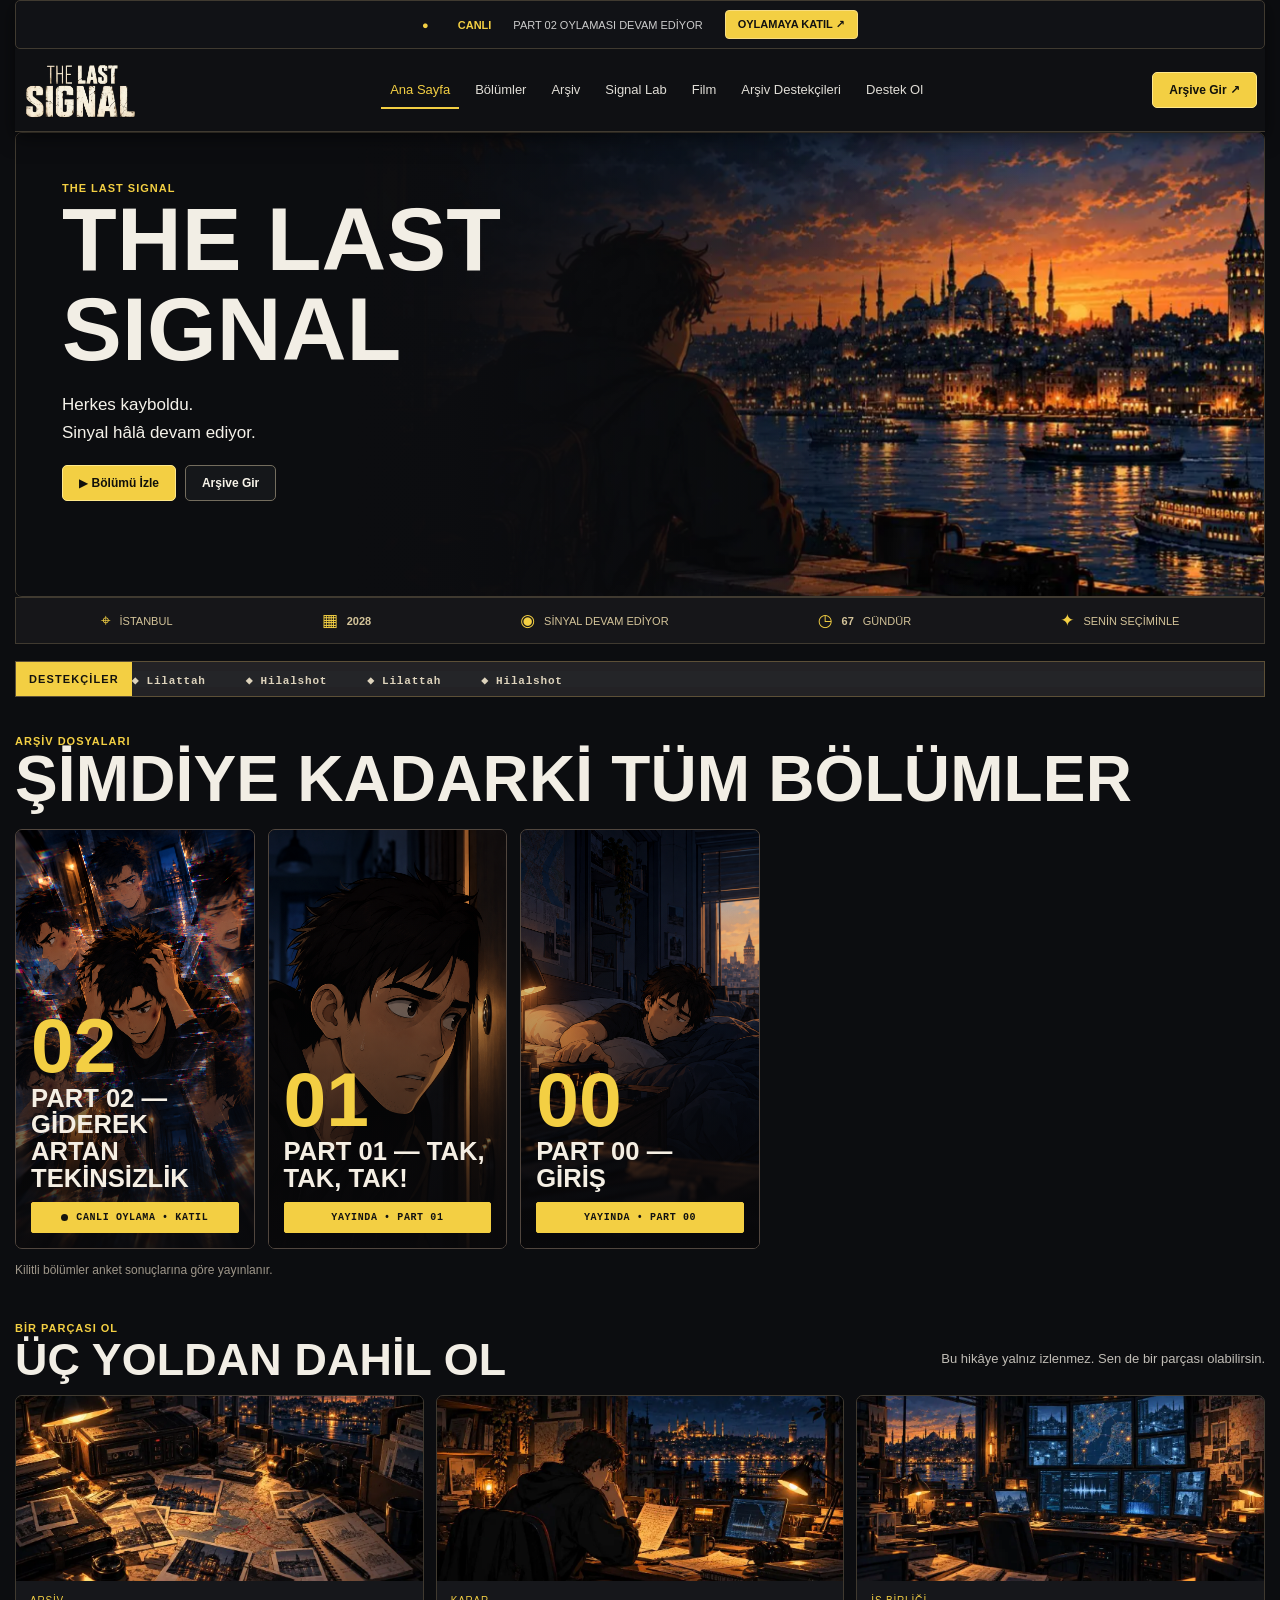
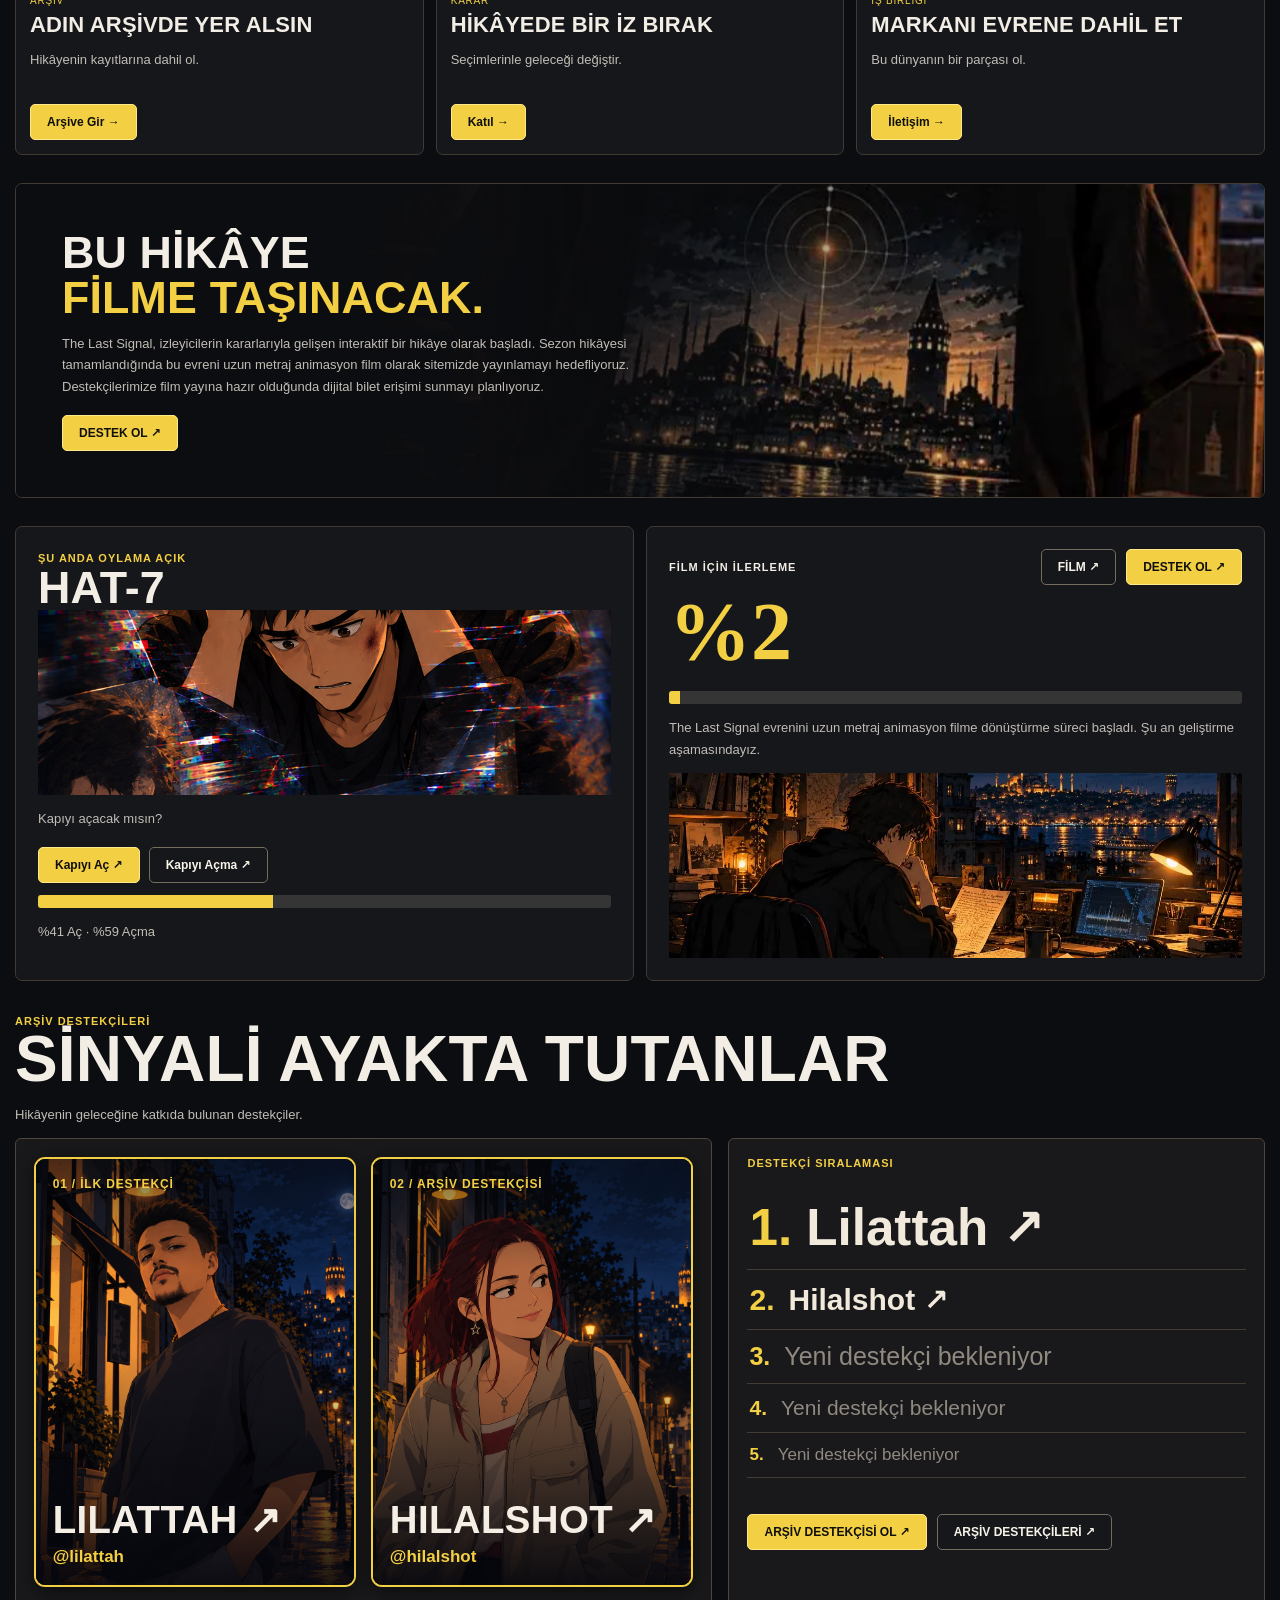
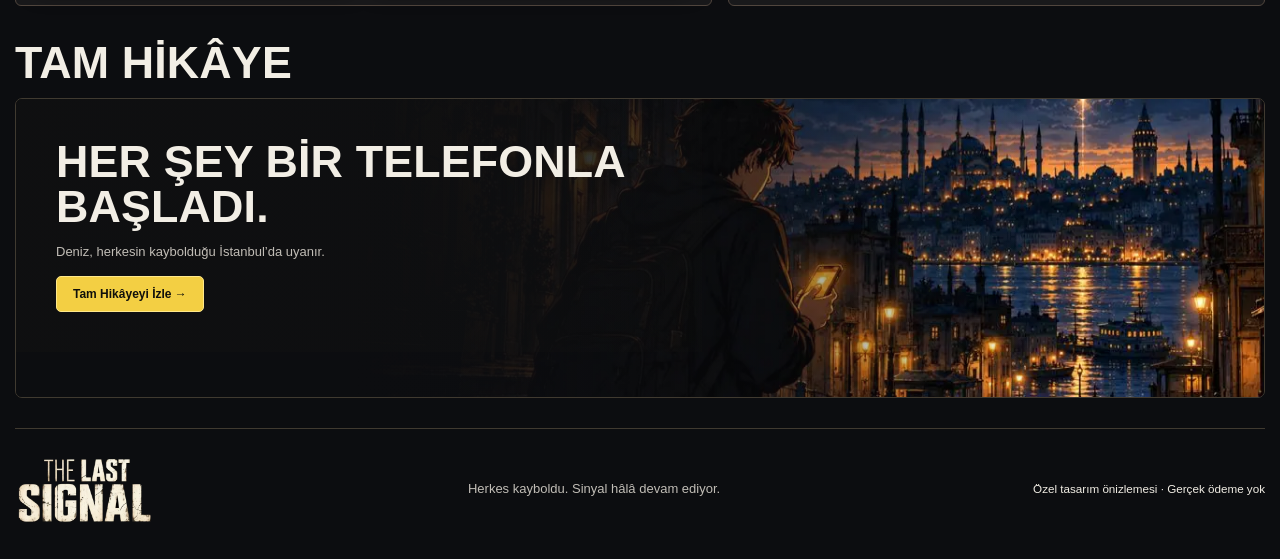
<file: index.html>
<!doctype html><html lang="tr"><head><meta charset="utf-8"><meta name="viewport" content="width=device-width,initial-scale=1"><title>The Last Signal — Özel Önizleme</title><style>
:root{--gold:#f3cf43;--bg:#0c0d10;--panel:#16171b;--line:#403a30;--muted:#c1bdb6}*{box-sizing:border-box}html{scroll-behavior:smooth}body{margin:0;background:var(--bg);color:#f2eee5;font-family:Arial,system-ui,sans-serif;font-size:14px}button,input{font:inherit}button{cursor:pointer}button:focus-visible,input:focus-visible,a:focus-visible{outline:2px solid var(--gold);outline-offset:3px}.shell{width:min(1360px,calc(100% - 30px));margin:auto}.ticker{text-align:center;border:1px solid var(--line);border-radius:5px;color:#ccc;padding:9px;font-size:11px;margin-top:10px}.accent,.kicker,.heading small{color:var(--gold)}header{position:sticky;top:0;z-index:20;background:#101114f7;backdrop-filter:blur(12px);display:flex;gap:15px;align-items:center;padding:12px 8px;border-bottom:1px solid var(--line)}.logo{display:block;width:138px;height:58px;object-fit:contain;object-position:left center}nav{display:flex;align-items:center;justify-content:center;gap:7px;flex:1;flex-wrap:wrap}nav button{color:#e0ddd6;background:none;border:0;border-bottom:2px solid transparent;padding:10px 9px;font-size:13px;font-weight:400}nav button.active,nav button:hover{color:var(--gold);border-bottom-color:var(--gold)}.btn,.cardbody button{background:var(--gold);color:#10100b;border:1px solid #ffe88a;padding:10px 16px;border-radius:5px;font-weight:800;font-size:12px;transition:transform .25s,box-shadow .25s}.btn:hover,.cardbody button:hover{transform:translateY(-3px);box-shadow:0 8px 25px #e3b92c51}.ghost{background:#15171a;color:#f7f3e9;border-color:#746d5e}.menu{display:none;background:#1a1b1d;border:1px solid var(--line);color:white;padding:10px;border-radius:5px}h1,h2,h3{font-family:Impact,'Arial Narrow',sans-serif;text-transform:uppercase;line-height:1;letter-spacing:.15px;margin:0}h1{font-size:clamp(50px,7vw,100px)}h2{font-size:clamp(28px,3.5vw,48px)}h3{font-size:23px}p{color:var(--muted);font-size:13px;line-height:1.65;font-weight:400}.kicker{font-size:11px;font-weight:800;letter-spacing:1px}.page{display:none}.page.active{display:block;animation:enter .5s ease both}@keyframes enter{from{opacity:.6;transform:translateY(8px)}to{opacity:1;transform:none}}.hero,.subhero,.feature,.wide{border:1px solid var(--line);border-radius:7px;overflow:hidden;position:relative}.hero{height:465px}.hero>img,.subhero>img,.feature>img,.wide>img{position:absolute;inset:0;height:100%;width:100%;object-fit:cover}.hero:after,.subhero:after,.feature:after{content:'';position:absolute;inset:0;background:linear-gradient(90deg,#08101cee 0%,#08101ccc 34%,transparent 85%)}.hero .copy,.subhero .copy,.feature .copy{position:relative;z-index:2;padding:46px;max-width:680px}.hero .copy p{color:#f5f2ea;font-size:17px}.actions{display:flex;gap:9px;flex-wrap:wrap;margin-top:18px}.statbar{padding:14px;border:1px solid var(--line);background:#161619;display:flex;justify-content:space-around;gap:8px;flex-wrap:wrap;color:#d4c49a;font-size:11px}.section{margin:28px 0}.heading{display:flex;align-items:end;justify-content:space-between;gap:18px;margin-bottom:13px}.heading p{max-width:390px}.grid{display:grid;gap:12px}.three{grid-template-columns:repeat(3,minmax(0,1fr))}.four{grid-template-columns:repeat(4,minmax(0,1fr))}.five{grid-template-columns:repeat(5,minmax(0,1fr))}.two{grid-template-columns:repeat(2,minmax(0,1fr))}.card,.panel{background:var(--panel);border:1px solid var(--line);border-radius:7px;overflow:hidden}.card{transition:transform .25s,border-color .25s}.card:hover{transform:translateY(-4px);border-color:var(--gold)}.art{display:block;width:100%;height:185px;object-fit:cover}.cardbody{padding:14px}.cardbody small{display:block;margin-bottom:8px;color:var(--gold);font-size:10px;text-transform:uppercase;letter-spacing:.8px}.cardbody h3{font-size:22px}.cardbody p{min-height:42px}.feature{min-height:260px}.feature .copy{max-width:790px}.feature .copy h2 span{color:var(--gold)}.panel{padding:22px}.bar{height:13px;background:#353535;border-radius:3px;overflow:hidden;margin:12px 0}.bar i{display:block;background:var(--gold);height:100%}.signal{font:900 82px Impact;color:var(--gold)}.subhero{height:310px}.subhero h1{font-size:clamp(50px,6vw,82px)}.subhero .copy{padding:48px}.search{width:100%;padding:13px;border-radius:6px;background:#1a1b1e;border:1px solid #61563c;color:white}.chips{display:flex;gap:7px;margin:14px 0;flex-wrap:wrap}.chip{padding:9px 12px;border:1px solid #62563e;background:#151619;color:#ddd;border-radius:4px}.chip.selected{background:var(--gold);color:#111}.wide{height:300px}.wide .copy{position:relative;z-index:2;padding:40px;max-width:540px;background:linear-gradient(90deg,#1119,#1114)}.price{font-weight:900;color:var(--gold);font-size:26px}footer{border-top:1px solid var(--line);display:flex;align-items:center;justify-content:space-between;gap:20px;padding:25px 0 35px;margin-top:30px}footer .logo{width:140px;height:70px}#toast{position:fixed;bottom:20px;left:50%;transform:translateX(-50%);background:#342a18;color:#ffe59a;border:1px solid var(--gold);padding:13px;border-radius:7px;z-index:99;display:none}button:active{transform:scale(.98)}.reveal{animation:enter .45s ease both}@media(max-width:810px){.menu{display:block}nav{display:none;position:absolute;top:100%;left:0;right:0;padding:12px;background:#101114;flex-direction:column;align-items:stretch;border:1px solid var(--line)}nav.open{display:flex}nav button{text-align:left}header{justify-content:space-between}.hero{height:390px}.hero .copy,.subhero .copy{padding:28px}.hero .copy h1{font-size:68px}.three,.four,.five{grid-template-columns:repeat(2,minmax(0,1fr))}.two{grid-template-columns:1fr}}@media(max-width:480px){.shell{width:calc(100% - 18px)}.three,.four,.five{grid-template-columns:1fr}.hero{height:420px}.hero .copy{padding:23px}.hero .copy h1{font-size:58px}.subhero{height:290px}.subhero .copy{padding:25px}.art{height:210px}.heading{flex-wrap:wrap}}@media(prefers-reduced-motion:reduce){*,*:before,*:after{animation:none!important;transition:none!important;scroll-behavior:auto!important}}
/* TLS banner motion — transforms remain compositor-friendly and never resample on each scroll frame */
.hero,.subhero,.feature,.wide{isolation:isolate;overflow:hidden}
.hero>img,.subhero>img,.feature>img,.wide>img{transform:translate3d(0,var(--parallax,0px),0) scale(var(--zoom,1.075));transform-origin:50% 50%;will-change:transform;backface-visibility:hidden;transition:transform 750ms cubic-bezier(.2,.75,.2,1);image-rendering:auto}
.hero:hover>img,.subhero:hover>img,.feature:hover>img,.wide:hover>img{--zoom:1.12}
.hero .copy,.subhero .copy,.feature .copy,.wide .copy{position:relative;z-index:2}
.art{transition:transform 600ms cubic-bezier(.2,.8,.2,1);transform-origin:center}
.card:hover .art{transform:scale(1.045)}
@media (prefers-reduced-motion:reduce){.hero>img,.subhero>img,.feature>img,.wide>img{transform:none!important;transition:none!important;will-change:auto}.art{transition:none!important}}
@media(max-width:700px){.hero>img,.subhero>img,.feature>img,.wide>img{--zoom:1.045}}
/* Cinematic right-side banner: exact background-color gradient under copy */
.hero,.subhero,.feature,.wide{background:var(--bg)}
.hero>img,.subhero>img,.feature>img,.wide>img{inset:0 0 0 auto!important;left:auto!important;right:0!important;width:72%!important;height:100%!important;object-fit:cover!important;object-position:55% 50%!important;animation:tls-banner-intro 15s cubic-bezier(.16,.3,.28,1) both;transform:translate3d(0,var(--parallax,0px),0) scale(var(--zoom,1.045))}
.hero:after,.subhero:after,.feature:after,.wide:after{content:'';position:absolute;inset:0;z-index:1;pointer-events:none;background:linear-gradient(90deg,var(--bg) 0%,var(--bg) 27%,rgba(12,13,16,.98) 35%,rgba(12,13,16,.85) 43%,rgba(12,13,16,.38) 62%,transparent 82%)!important}
.hero .copy,.subhero .copy,.feature .copy,.wide .copy{z-index:2;max-width:55%}
@keyframes tls-banner-intro{from{scale:1;opacity:.87}to{scale:1.095;opacity:1}}
@media(max-width:750px){.hero>img,.subhero>img,.feature>img,.wide>img{width:100%!important;object-position:63% 50%!important}.hero:after,.subhero:after,.feature:after,.wide:after{background:linear-gradient(90deg,var(--bg) 0%,rgba(12,13,16,.98) 25%,rgba(12,13,16,.78) 50%,rgba(12,13,16,.2) 100%)!important}.hero .copy,.subhero .copy,.feature .copy,.wide .copy{max-width:82%}}
@media(prefers-reduced-motion:reduce){.hero>img,.subhero>img,.feature>img,.wide>img{animation:none!important;scale:1!important}}
</style><link rel="stylesheet" href="./site-experience.css"><style id="tls-single-sponsor-fix">
/* Keep only the single, admin-powered ticker on homepage */
.tls-supporter-strip{display:none!important}
.tls-sponsor-single .tls-ticker-live{color:#13120d;background:var(--gold);font-weight:900;letter-spacing:1.1px}
.tls-sponsor-single .tls-ticker-text{gap:40px;animation-duration:32s}
.tls-sponsor-single .tls-ticker-mask{background:#242528}
.tls-ticker-pro{border-color:#5d5037}
.ticker .accent,.ticker b.accent,.tls-live-stat strong{animation:tls-live-blink 1.65s ease-in-out infinite}
.ticker{position:relative}
.ticker:before{content:'●';color:var(--gold);margin-right:7px;animation:tls-led-pulse 1.25s ease-in-out infinite}
@keyframes tls-live-blink{0%,100%{opacity:1;text-shadow:0 0 3px rgba(243,207,67,.3)}50%{opacity:.36;text-shadow:0 0 15px rgba(243,207,67,.85)}}
@keyframes tls-led-pulse{0%,100%{opacity:1;filter:drop-shadow(0 0 8px var(--gold))}50%{opacity:.2;filter:none}}
@media(prefers-reduced-motion:reduce){.ticker:before,.ticker .accent,.ticker b.accent,.tls-live-stat strong{animation:none!important}}
</style><link rel="stylesheet" href="./episode-experience.css"><link rel="stylesheet" href="./archive-lab-modal-updates.css"><style id="tls-vote-topbar-layout">
.tls-sticky-top{position:sticky;top:0;z-index:100;background:var(--bg);box-shadow:0 5px 18px #0008}
.tls-sticky-top header{position:relative;top:auto;z-index:2}
.tls-sticky-top .ticker{margin-top:0;min-height:44px;display:flex;align-items:center;justify-content:center;gap:22px;flex-wrap:wrap;background:#111216;padding:9px 14px}
.tls-sticky-top .ticker .accent{font-weight:800;white-space:nowrap}
.tls-join-poll{color:#111;background:var(--gold);border:1px solid #f8dd82;padding:7px 12px;border-radius:4px;font-size:11px;font-weight:900;text-decoration:none;transition:filter .2s,transform .2s}
.tls-join-poll:hover{filter:brightness(1.15);transform:translateY(-2px)}
#home .tls-statusbar{margin-bottom:17px}
#home #tls-supporters-placement{margin-top:0!important;margin-bottom:26px!important}
#home #tls-supporters-placement .tls-ticker-pro{margin:0}
@media(max-width:650px){.tls-sticky-top .ticker{gap:8px;font-size:10px}.tls-join-poll{font-size:10px;padding:6px 8px}}
</style><link rel="stylesheet" href="./visual-polish-v4.css"><link rel="stylesheet" href="./episode-polish-v5.css"><link rel="stylesheet" href="./episode-card-hover-v6.css"><link rel="stylesheet" href="./episode-audio-v7.css"><link rel="stylesheet" href="./episode-slider-v8.css"><style id="tls-instagram-vote-buttons">.section.grid.two .panel .actions>a.btn{display:inline-flex;align-items:center;justify-content:center;text-decoration:none;cursor:pointer}.section.grid.two .panel .actions>a.btn:hover{transform:translateY(-3px);box-shadow:0 0 20px #f3cf4366}</style><style id="tls-film-progress-action">.tls-film-progress-head{display:flex;align-items:center;justify-content:space-between;gap:16px;flex-wrap:wrap}.tls-film-progress-title{color:#f2eee5!important}.tls-film-support-btn{white-space:nowrap;transition:transform .25s,box-shadow .25s}.tls-film-support-btn:hover{transform:translateY(-3px);box-shadow:0 0 24px #f3cf4380}@media(max-width:540px){.tls-film-progress-head{align-items:flex-start}.tls-film-support-btn{padding:9px 12px}}</style><style id="tls-cinema-styles">.tls-film-progress-actions{display:flex;gap:10px;align-items:center;flex-wrap:wrap}.tls-film-progress-actions .btn{white-space:nowrap}.tls-cinema-hero{min-height:430px}.tls-cinema-hero .copy{max-width:680px}.tls-cinema-hero .copy p{max-width:570px;font-size:17px}.tls-cinema-progress{margin-top:26px}.tls-cinema-progress-head{display:flex;align-items:center;justify-content:space-between;gap:16px}.tls-cinema-progress-head h2{margin:7px 0 15px}.tls-cinema-percent{color:var(--gold);font:900 clamp(55px,8vw,110px)/1 Impact,sans-serif}.tls-cinema-progress .bar{height:18px}.tls-cinema-steps{display:grid;grid-template-columns:repeat(4,minmax(0,1fr));gap:14px}.tls-cinema-steps>div{border:1px solid var(--line);border-radius:8px;background:#17181c;padding:22px;min-height:240px}.tls-cinema-steps b{color:var(--gold);font:900 54px Impact,sans-serif}.tls-cinema-steps h3{font-size:20px}.tls-cinema-steps p,.tls-cinema-support p{line-height:1.65;color:var(--muted)}.tls-cinema-steps span{display:inline-block;border:1px solid #655431;color:var(--gold);padding:6px 8px;border-radius:3px;font-size:11px;font-weight:700}.tls-cinema-support .grid>div{padding:15px 18px;border-left:3px solid var(--gold);background:#202024}.tls-cinema-support .actions{margin-top:23px}@media(max-width:950px){.tls-cinema-steps{grid-template-columns:repeat(2,1fr)}}@media(max-width:580px){.tls-cinema-steps{grid-template-columns:1fr}.tls-cinema-progress-head{align-items:flex-start}.tls-film-progress-actions{width:100%}.tls-film-progress-actions .btn{flex:1}}</style><style id="tls-film-ticket-layout">
.tls-film-progress-actions .btn[disabled],.tls-film-mail-preview button[disabled]{opacity:.7;cursor:not-allowed}
.tls-film-tickets .grid.two{align-items:stretch;gap:18px}
.tls-film-ticket-illustration{background:linear-gradient(125deg,#171c27,#080a10);border:1px solid #75602a;border-radius:9px;padding:30px;display:flex;flex-direction:column;justify-content:center;gap:12px;min-height:310px}
.tls-film-ticket-illustration span,.tls-film-ticket-illustration small{color:#e7bf49;font:700 11px/1.5 monospace;letter-spacing:.08em}
.tls-film-ticket-illustration strong{font:900 clamp(34px,4vw,56px)/1 Impact,sans-serif}
.tls-film-ticket-sample{color:#f3cf43;font:900 clamp(24px,3vw,40px)/1.2 monospace;letter-spacing:.12em}
.tls-film-ticket-copy{padding:10px 14px}.tls-film-ticket-copy h3{font:900 30px Impact,sans-serif}
.tls-film-mail-preview{display:grid;gap:10px;margin:18px 0}.tls-film-mail-preview label{color:#e9e4d9;font-weight:700;font-size:12px}
.tls-film-mail-preview input{max-width:100%;padding:13px 15px;border:1px solid #655744;background:#111216;border-radius:5px;color:#aaa}
.tls-film-mail-preview button{max-width:250px}
.tls-film-tech-note{color:#bdb5a8!important;font-size:12px}
.tls-film-release-note{border:1px solid #554a39;border-radius:9px;background:#17191e;display:grid;grid-template-columns:1fr 1fr;overflow:hidden}
.tls-film-release-note-content{padding:28px;align-self:center}.tls-film-release-note h2{font:900 clamp(32px,4vw,56px)/1 Impact,sans-serif}
.tls-film-release-note p{color:#cec6bb;line-height:1.7}
.tls-film-release-note img{width:100%;height:100%;min-height:265px;object-fit:cover}
@media(max-width:750px){.tls-film-release-note{grid-template-columns:1fr}.tls-film-tickets .grid.two{grid-template-columns:1fr}.tls-film-release-note img{max-height:250px}}
</style><style id="tls-film-alignment-tilt-v2">
#cinema .heading{display:flex!important;flex-direction:column!important;align-items:flex-start!important;justify-content:flex-start!important;gap:9px!important;text-align:left!important}
#cinema .heading>*{width:100%!important;max-width:100%!important;text-align:left!important;margin-left:0!important;margin-right:0!important}
#cinema .heading .kicker{width:auto!important}
#cinema .tls-cinema-hero .copy .kicker{display:block;margin-bottom:30px!important}
#cinema .tls-cinema-hero .copy h1{margin-top:0!important}
#cinema .tls-cinema-steps>div{transform-style:preserve-3d;will-change:transform;transition:transform .28s ease,box-shadow .28s ease,border-color .28s ease;position:relative}
#cinema .tls-cinema-steps>div:hover{border-color:#f3cf43;box-shadow:0 20px 35px rgba(0,0,0,.45),0 0 22px rgba(243,207,67,.14)}
#cinema .tls-cinema-steps>div>*{transform:translateZ(13px)}
@media(hover:none),(prefers-reduced-motion:reduce){#cinema .tls-cinema-steps>div{transform:none!important;will-change:auto;transition:none!important}#cinema .tls-cinema-steps>div>*{transform:none}}
</style><style id="tls-archive-supporters-v1">.tls-archive-home-layout{grid-template-columns:minmax(250px,1fr) minmax(330px,1fr)}.tls-archive-featured{display:flex;flex-direction:column;max-width:330px;gap:12px;text-decoration:none;color:#f3cf43;font-size:19px;font-weight:800}.tls-archive-featured img{width:100%;aspect-ratio:3/4;object-fit:cover;border:2px solid #bda057;border-radius:5px}.tls-archive-featured:hover img,.tls-archive-page-hero:hover img{box-shadow:0 0 25px #f3cf435c;transform:translateY(-4px)}.tls-archive-featured img,.tls-archive-page-hero img{transition:transform .3s,box-shadow .3s}.tls-archive-ranking{padding:16px 0}.tls-archive-rank{display:flex;align-items:baseline;gap:14px;padding:12px 2px;border-bottom:1px solid #423c32}.tls-archive-rank>a{color:#f1eadc;text-decoration:none;font-weight:900}.tls-archive-rank>a:hover{color:#f3cf43}.tls-archive-rank>span:first-child{color:#f3cf43;font-weight:900}.tls-archive-rank-1{font-size:clamp(33px,4vw,59px)}.tls-archive-rank-2{font-size:30px}.tls-archive-rank-3{font-size:25px}.tls-archive-rank-4{font-size:21px}.tls-archive-rank-5{font-size:17px}.tls-archive-vacant{color:#908980;font-weight:500}.tls-archive-actions{display:flex;flex-wrap:wrap;gap:10px;margin-top:20px}.tls-archive-page-grid{display:grid;grid-template-columns:1fr 1fr;gap:20px}.tls-archive-page-hero,.tls-archive-page-list{background:#17181c;border:1px solid #554a37;border-radius:8px;padding:22px}.tls-archive-page-hero{text-decoration:none;color:#f2eee5;display:flex;flex-direction:column;gap:10px}.tls-archive-page-hero img{width:100%;max-height:380px;object-fit:contain;background:#101114;border-radius:6px}.tls-archive-page-hero span,.tls-archive-page-hero p{color:#f3cf43}.tls-archive-page-hero h2{margin:0}.tls-archive-page-list .actions{margin-top:25px}@media(max-width:850px){.tls-archive-home-layout,.tls-archive-page-grid{grid-template-columns:1fr}}@media(prefers-reduced-motion:reduce){.tls-archive-featured img,.tls-archive-page-hero img{transition:none}}</style><style id="tls-archive-hero-height-fix">
/* Allow long Archive Supporters hero text and CTA to remain fully visible. */
#archive-supporters .subhero{height:auto!important;min-height:465px!important;overflow:hidden}
#archive-supporters .subhero>.art{position:absolute;inset:0;width:100%;height:100%;object-fit:cover}
#archive-supporters .subhero .copy{position:relative;top:auto!important;left:auto!important;transform:none!important;min-height:465px;padding:clamp(28px,4vw,60px)!important;max-width:min(1050px,100%);display:flex;flex-direction:column;align-items:flex-start;justify-content:center}
#archive-supporters .subhero .copy h1{font-size:clamp(42px,5.25vw,88px)!important;line-height:1.03;max-width:100%;overflow-wrap:normal;margin:13px 0 14px}
#archive-supporters .subhero .copy p{max-width:720px;margin:0}
#archive-supporters .subhero .actions{margin-top:22px;margin-bottom:4px}
@media(max-width:650px){#archive-supporters .subhero{min-height:500px!important}#archive-supporters .subhero .copy{min-height:500px;padding:28px 22px!important}#archive-supporters .subhero .copy h1{font-size:clamp(38px,10vw,62px)!important}#archive-supporters .subhero:after{background:linear-gradient(90deg,#08101cf5,#08101cba 77%,#08101c80)}}
</style><link rel="stylesheet" href="./archive-supporter-cards-v2.css"><style id="tls-archive-heading-gap-v3">#archive-supporters .section:has(.tls-archive-page-grid)>.heading{margin-bottom:38px!important}@media(max-width:650px){#archive-supporters .section:has(.tls-archive-page-grid)>.heading{margin-bottom:26px!important}}</style><style id="tls-supporters-horizontal-v3">#home .tls-supporter-stage,#archive-supporters .tls-supporter-stage{display:grid!important;grid-template-columns:repeat(2,minmax(0,1fr))!important;gap:15px!important;width:100%!important;max-width:none!important;aspect-ratio:auto!important;perspective:none!important;overflow:visible!important}#home .tls-supporter-visual,#archive-supporters .tls-supporter-visual{position:relative!important;inset:auto!important;width:100%!important;aspect-ratio:3/4!important;visibility:visible!important;opacity:1!important;transform:none;pointer-events:auto!important}#home .tls-supporter-visual:hover,#archive-supporters .tls-supporter-visual:hover{transform:translateY(-6px)!important}#home .tls-supporter-bottom strong,#archive-supporters .tls-supporter-bottom strong{font-size:clamp(25px,3vw,48px)!important}#home .tls-supporter-overlay,#archive-supporters .tls-supporter-overlay{padding:clamp(9px,1.3vw,20px)!important}#home .tls-archive-home-layout,#archive-supporters .tls-archive-page-grid{grid-template-columns:minmax(0,1.3fr) minmax(0,1fr)!important}@media(max-width:850px){#home .tls-archive-home-layout,#archive-supporters .tls-archive-page-grid{grid-template-columns:1fr!important}}@media(max-width:440px){#home .tls-supporter-stage,#archive-supporters .tls-supporter-stage{gap:9px!important}#home .tls-supporter-bottom strong,#archive-supporters .tls-supporter-bottom strong{font-size:clamp(19px,6vw,29px)!important}#home .tls-supporter-eyebrow,#archive-supporters .tls-supporter-eyebrow{font-size:9px!important}#home .tls-supporter-bottom small,#archive-supporters .tls-supporter-bottom small{font-size:11px!important}}</style><style id="tls-sponsor-link-v1">.tls-ticker-text a{color:inherit;text-decoration:none;display:inline-flex;align-items:center;white-space:nowrap;transition:color .2s,text-shadow .2s}.tls-ticker-text a:hover,.tls-ticker-text a:focus-visible{color:#f3cf43;text-shadow:0 0 14px #f3cf4380}.tls-ticker-mask:hover .tls-ticker-text{animation-play-state:paused}</style></head><body><div class="shell"><div class="tls-sticky-top"><div class="ticker"><b class="accent">CANLI</b><span>PART 02 OYLAMASI DEVAM EDİYOR</span><a class="tls-join-poll" href="https://www.instagram.com/thelastsignal.tr/" target="_blank" rel="noopener noreferrer">OYLAMAYA KATIL ↗</a></div><header><img class="logo" alt="The Last Signal logosu" src="assets/scene-00.webp"><nav id="nav"><button type="button" data-go="home" class="active">Ana Sayfa</button><button type="button" data-go="episodes" class="">Bölümler</button><button type="button" data-go="archive" class="">Arşiv</button><button type="button" data-go="lab" class="">Signal Lab</button><button type="button" data-go="cinema" class="">Film</button><button type="button" data-go="archive-supporters" class="">Arşiv Destekçileri</button><button type="button" data-go="support" class="">Destek Ol</button></nav><button class="btn" data-go="archive">Arşive Gir ↗</button><button class="menu" type="button" id="menu" aria-label="Menüyü aç">☰</button></header></div><main><section id="home" class="page active"><div class="hero"><img class="art " src="assets/scene-01.webp" alt="Deniz, gece İstanbul manzarasına bakıyor" loading="lazy" decoding="async"><div class="copy"><span class="kicker">THE LAST SIGNAL</span><h1>THE LAST<br>SIGNAL</h1><p>Herkes kayboldu.<br>Sinyal hâlâ devam ediyor.</p><div class="actions"><button class="btn" data-go="episodes">▶ Bölümü İzle</button><button class="btn ghost" data-go="archive">Arşive Gir</button></div></div></div><div class="statbar tls-statusbar" aria-label="Hikâye durumu"><span><i aria-hidden="true">⌖</i> İSTANBUL</span><span><i aria-hidden="true">▦</i> <b id="tls-story-year">2028</b></span><span><i aria-hidden="true">◉</i> SİNYAL DEVAM EDİYOR</span><span><i aria-hidden="true">◷</i> <b id="tls-story-day">23</b> GÜNDÜR</span><span><i aria-hidden="true">✦</i> SENİN SEÇİMİNLE</span></div><div id="tls-supporters-placement" class="section"></div><section class="section"><span class="kicker">BİR PARÇASI OL</span><div class="heading"><h2>ÜÇ YOLDAN DAHİL OL</h2><p>Bu hikâye yalnız izlenmez. Sen de bir parçası olabilirsin.</p></div><div class="grid three"><article class="card reveal"><img class="art " src="assets/scene-02.webp" alt="Adın Arşivde Yer Alsın" loading="lazy" decoding="async"><div class="cardbody"><small>ARŞİV</small><h3>Adın Arşivde Yer Alsın</h3><p>Hikâyenin kayıtlarına dahil ol.</p><button type="button" data-demo="Arşive Gir">Arşive Gir →</button></div></article><article class="card reveal"><img class="art " src="assets/scene-03.webp" alt="Hikâyede Bir İz Bırak" loading="lazy" decoding="async"><div class="cardbody"><small>KARAR</small><h3>Hikâyede Bir İz Bırak</h3><p>Seçimlerinle geleceği değiştir.</p><button type="button" data-demo="Katıl">Katıl →</button></div></article><article class="card reveal"><img class="art " src="assets/scene-04.webp" alt="Markanı Evrene Dahil Et" loading="lazy" decoding="async"><div class="cardbody"><small>İŞ BİRLİĞİ</small><h3>Markanı Evrene Dahil Et</h3><p>Bu dünyanın bir parçası ol.</p><button type="button" data-demo="İletişim">İletişim →</button></div></article></div></section><section class="section feature"><img class="art " src="assets/scene-05.webp" alt="Deniz ve sinyal araştırma odası" loading="lazy" decoding="async"><div class="copy"><h2>BU HİKÂYE<br><span>FİLME TAŞINACAK.</span></h2><p>The Last Signal, izleyicilerin kararlarıyla gelişen interaktif bir hikâye olarak başladı. Sezon hikâyesi tamamlandığında bu evreni uzun metraj animasyon film olarak sitemizde yayınlamayı hedefliyoruz. Destekçilerimize film yayına hazır olduğunda dijital bilet erişimi sunmayı planlıyoruz.</p><div class="actions"><button class="btn" type="button" data-go="support">DESTEK OL ↗</button></div></div></section><section class="section grid two"><div class="panel"><span class="kicker">ŞU ANDA OYLAMA AÇIK</span><h2>HAT-7</h2><img class="art " src="assets/PART-2-COVER.png" alt="Part 02 — Kayıp İz kapak görseli" loading="lazy" decoding="async"><p>Kapıyı açacak mısın?</p><div class="actions"><a class="btn" href="https://www.instagram.com/thelastsignal.tr/" target="_blank" rel="noopener noreferrer">Kapıyı Aç ↗</a><a class="btn ghost" href="https://www.instagram.com/thelastsignal.tr/" target="_blank" rel="noopener noreferrer">Kapıyı Açma ↗</a></div><div class="bar"><i style="width:41%"></i></div><p id="vote-status">%41 Aç · %59 Açma</p></div><div class="panel"><div class="tls-film-progress-head"><span class="kicker tls-film-progress-title">FİLM İÇİN İLERLEME</span><div class="tls-film-progress-actions"><button class="btn ghost" type="button" data-go="cinema">FİLM ↗</button><button class="btn tls-film-support-btn" type="button" data-go="support">DESTEK OL ↗</button></div></div><div class="signal">%2</div><div class="bar" role="progressbar" aria-label="Uzun metraj animasyon film geliştirme ilerlemesi" aria-valuemin="0" aria-valuemax="100" aria-valuenow="2"><i style="width:2%"></i></div><p>The Last Signal evrenini uzun metraj animasyon filme dönüştürme süreci başladı. Şu an geliştirme aşamasındayız.</p><img class="art " src="assets/scene-03.webp" alt="Uzun metraj film hazırlığı için bilgisayar ekranlarıyla dolu kontrol odası" loading="lazy" decoding="async"></div></section><section class="section"><div class="heading"><h2>TAM HİKÂYE</h2><p></p></div><div class="wide"><img class="art " src="assets/scene-08.webp" alt="Deniz ve İstanbul boğaz manzarası" loading="lazy" decoding="async"><div class="copy"><h2>HER ŞEY BİR TELEFONLA BAŞLADI.</h2><p>Deniz, herkesin kaybolduğu İstanbul’da uyanır.</p><button class="btn" data-go="episodes">Tam Hikâyeyi İzle →</button></div></div></section></section><section id="episodes" class="page"><div class="subhero"><img class="art " src="assets/scene-08.webp" alt="HER BÖLÜM YENİ BİR İZ." loading="lazy" decoding="async"><div class="copy"><span class="kicker">BÖLÜMLER</span><h1>HER BÖLÜM YENİ BİR İZ.</h1><p>Deniz’in yalnız dünyasında her adım yeni bir soru bırakıyor.</p></div></div><section class="section"><div class="heading"><h2>TÜM BÖLÜMLER</h2><p></p></div><div class="grid three"><article class="card reveal"><img class="art " src="assets/scene-09.webp" alt="Üç Vuruş" loading="lazy" decoding="async"><div class="cardbody"><small>01</small><h3>Üç Vuruş</h3><p>Bölüm 1</p><button type="button" data-demo="Oynat">Oynat →</button></div></article><article class="card reveal"><img class="art " src="assets/scene-10.webp" alt="Yankı" loading="lazy" decoding="async"><div class="cardbody"><small>02</small><h3>Yankı</h3><p>Bölüm 2</p><button type="button" data-demo="Oynat">Oynat →</button></div></article><article class="card reveal"><img class="art " src="assets/scene-11.webp" alt="Sınırda" loading="lazy" decoding="async"><div class="cardbody"><small>03</small><h3>Sınırda</h3><p>Bölüm 3</p><button type="button" data-demo="Oynat">Oynat →</button></div></article><article class="card reveal"><img class="art " src="assets/scene-12.webp" alt="Kayıp Saatler" loading="lazy" decoding="async"><div class="cardbody"><small>04</small><h3>Kayıp Saatler</h3><p>Bölüm 4</p><button type="button" data-demo="Oynat">Oynat →</button></div></article><article class="card reveal"><img class="art " src="assets/scene-06.webp" alt="Gece Mesajı" loading="lazy" decoding="async"><div class="cardbody"><small>05</small><h3>Gece Mesajı</h3><p>Bölüm 5</p><button type="button" data-demo="Oynat">Oynat →</button></div></article><article class="card reveal"><img class="art " src="assets/scene-13.webp" alt="Dönüş Yok" loading="lazy" decoding="async"><div class="cardbody"><small>06</small><h3>Dönüş Yok</h3><p>Bölüm 6</p><button type="button" data-demo="Oynat">Oynat →</button></div></article><article class="card reveal"><img class="art " src="assets/scene-14.webp" alt="Gerçeğin Kıyısı" loading="lazy" decoding="async"><div class="cardbody"><small>07</small><h3>Gerçeğin Kıyısı</h3><p>Bölüm 7</p><button type="button" data-demo="Oynat">Oynat →</button></div></article><article class="card reveal"><img class="art " src="assets/scene-15.webp" alt="İçeriden" loading="lazy" decoding="async"><div class="cardbody"><small>08</small><h3>İçeriden</h3><p>Bölüm 8</p><button type="button" data-demo="Oynat">Oynat →</button></div></article><article class="card reveal"><img class="art " src="assets/scene-16.webp" alt="Yakında" loading="lazy" decoding="async"><div class="cardbody"><small>09</small><h3>Yakında</h3><p>Bölüm 9</p><button type="button" data-demo="Yakında">Yakında →</button></div></article></div></section></section><section id="archive" class="page"><div class="subhero"><img class="art " src="assets/scene-17.webp" alt="ARŞİV" loading="lazy" decoding="async"><div class="copy"><span class="kicker">THE LAST SIGNAL</span><h1>ARŞİV</h1><p>Kayıp parçalar, unutulmuş kayıtlar, henüz cevaplanmamış sorular.</p></div></div><section class="section"><div class="heading"><h2>ARŞİVİ KEŞFET</h2><p></p></div><input id="archive-search" class="search" placeholder="Arşivde ara..." aria-label="Arşivde ara"><div class="grid four" id="archive-cards"><article class="card reveal"><img class="art " src="assets/scene-09.webp" alt="Pazartesi 07:12" loading="lazy" decoding="async"><div class="cardbody"><small>ARŞİV</small><h3>Pazartesi 07:12</h3><p>Yeni bir ipucunun kaydı</p><button type="button" data-demo="Dosyayı İncele">Dosyayı İncele →</button></div></article><article class="card reveal"><img class="art " src="assets/scene-11.webp" alt="Galata’dan Görünüm" loading="lazy" decoding="async"><div class="cardbody"><small>ARŞİV</small><h3>Galata’dan Görünüm</h3><p>Yeni bir ipucunun kaydı</p><button type="button" data-demo="Dosyayı İncele">Dosyayı İncele →</button></div></article><article class="card reveal"><img class="art " src="assets/scene-18.webp" alt="Karaköy Rıhtımı" loading="lazy" decoding="async"><div class="cardbody"><small>ARŞİV</small><h3>Karaköy Rıhtımı</h3><p>Yeni bir ipucunun kaydı</p><button type="button" data-demo="Dosyayı İncele">Dosyayı İncele →</button></div></article><article class="card reveal"><img class="art " src="assets/scene-19.webp" alt="HAT-7 Üzerine" loading="lazy" decoding="async"><div class="cardbody"><small>ARŞİV</small><h3>HAT-7 Üzerine</h3><p>Yeni bir ipucunun kaydı</p><button type="button" data-demo="Dosyayı İncele">Dosyayı İncele →</button></div></article><article class="card reveal"><img class="art " src="assets/scene-07.webp" alt="Bilinmeyen Ses" loading="lazy" decoding="async"><div class="cardbody"><small>ARŞİV</small><h3>Bilinmeyen Ses</h3><p>Yeni bir ipucunun kaydı</p><button type="button" data-demo="Dosyayı İncele">Dosyayı İncele →</button></div></article><article class="card reveal"><img class="art " src="assets/scene-02.webp" alt="Eski Teyp Cihazı" loading="lazy" decoding="async"><div class="cardbody"><small>ARŞİV</small><h3>Eski Teyp Cihazı</h3><p>Yeni bir ipucunun kaydı</p><button type="button" data-demo="Dosyayı İncele">Dosyayı İncele →</button></div></article><article class="card reveal"><img class="art " src="assets/scene-20.webp" alt="Boş Sokaklar" loading="lazy" decoding="async"><div class="cardbody"><small>ARŞİV</small><h3>Boş Sokaklar</h3><p>Yeni bir ipucunun kaydı</p><button type="button" data-demo="Dosyayı İncele">Dosyayı İncele →</button></div></article><article class="card reveal"><img class="art " src="assets/scene-19.webp" alt="Semboller ve İşaretler" loading="lazy" decoding="async"><div class="cardbody"><small>ARŞİV</small><h3>Semboller ve İşaretler</h3><p>Yeni bir ipucunun kaydı</p><button type="button" data-demo="Dosyayı İncele">Dosyayı İncele →</button></div></article><article class="card reveal"><img class="art " src="assets/scene-21.webp" alt="Tünel Geçidi" loading="lazy" decoding="async"><div class="cardbody"><small>ARŞİV</small><h3>Tünel Geçidi</h3><p>Yeni bir ipucunun kaydı</p><button type="button" data-demo="Dosyayı İncele">Dosyayı İncele →</button></div></article><article class="card reveal"><img class="art " src="assets/scene-22.webp" alt="Siyah Defter" loading="lazy" decoding="async"><div class="cardbody"><small>ARŞİV</small><h3>Siyah Defter</h3><p>Yeni bir ipucunun kaydı</p><button type="button" data-demo="Dosyayı İncele">Dosyayı İncele →</button></div></article></div></section></section><section id="lab" class="page"><div class="subhero"><img class="art " src="assets/scene-03.webp" alt="SIGNAL LAB" loading="lazy" decoding="async"><div class="copy"><span class="kicker">TOPLULUK</span><h1>SIGNAL LAB</h1><p>Topluluk teorileri, ipuçları ve araştırmalar.</p></div></div><section class="section"><div class="heading"><h2>TOPLULUK TEORİLERİ</h2><p></p></div><div class="grid four"><article class="card reveal"><img class="art " src="assets/scene-11.webp" alt="HAT-7 Bir Konum mu?" loading="lazy" decoding="async"><div class="cardbody"><small>TEORİ</small><h3>HAT-7 Bir Konum mu?</h3><p>Galata çevresindeki izler</p><button type="button" data-demo="İncele">İncele →</button></div></article><article class="card reveal"><img class="art " src="assets/scene-23.webp" alt="Deniz zaman döngüsünde mi?" loading="lazy" decoding="async"><div class="cardbody"><small>TEORİ</small><h3>Deniz zaman döngüsünde mi?</h3><p>Koordinatlar ve zaman</p><button type="button" data-demo="İncele">İncele →</button></div></article><article class="card reveal"><img class="art " src="assets/scene-06.webp" alt="Sinyaller birbirine bağlı mı?" loading="lazy" decoding="async"><div class="cardbody"><small>TEORİ</small><h3>Sinyaller birbirine bağlı mı?</h3><p>Tekrarlanan işaretler</p><button type="button" data-demo="İncele">İncele →</button></div></article><article class="card reveal"><img class="art " src="assets/scene-19.webp" alt="Başka biri de mi var?" loading="lazy" decoding="async"><div class="cardbody"><small>TEORİ</small><h3>Başka biri de mi var?</h3><p>Kayıp notlar</p><button type="button" data-demo="İncele">İncele →</button></div></article></div></section><section class="section"><div class="heading"><h2>İPUCU PANOSU</h2><p></p></div><div class="grid four"><article class="card reveal"><img class="art " src="assets/scene-23.webp" alt="Koordinatlar" loading="lazy" decoding="async"><div class="cardbody"><small></small><h3>Koordinatlar</h3><p>Defterdeki izler</p><button type="button" data-demo="İncele">İncele →</button></div></article><article class="card reveal"><img class="art " src="assets/scene-02.webp" alt="Eski Teyp" loading="lazy" decoding="async"><div class="cardbody"><small></small><h3>Eski Teyp</h3><p>Kayıt cihazı</p><button type="button" data-demo="İncele">İncele →</button></div></article><article class="card reveal"><img class="art " src="assets/scene-07.webp" alt="Sinyal Grafiği" loading="lazy" decoding="async"><div class="cardbody"><small></small><h3>Sinyal Grafiği</h3><p>Bilinmeyen ses</p><button type="button" data-demo="İncele">İncele →</button></div></article><article class="card reveal"><img class="art " src="assets/scene-19.webp" alt="Semboller" loading="lazy" decoding="async"><div class="cardbody"><small></small><h3>Semboller</h3><p>Şifreli notlar</p><button type="button" data-demo="İncele">İncele →</button></div></article></div></section></section><section id="cinema" class="page tls-cinema-page">
<div class="subhero tls-cinema-hero"><img class="art" src="assets/scene-05.webp" alt="The Last Signal sinematik araştırma odası" loading="lazy"><div class="copy"><span class="kicker">THE LAST SIGNAL / DİJİTAL FİLM</span><h1>BİR HİKÂYEDEN<br><span style="color:var(--gold)">FİLME.</span></h1><p>Sezonun hikâyesi tamamlandığında The Last Signal’ı uzun metraj 2D animasyon film olarak yalnızca bu sitede izlenebilecek özel bir gösterimle sunmayı hedefliyoruz.</p><div class="actions"><button class="btn" type="button" data-go="support">BU FİLME DESTEK OL ↗</button></div></div></div>
<section class="section tls-film-release-note"><div class="tls-film-release-note-content"><span class="kicker">YAYIN PLANI</span><h2>SEZON TAMAMLANINCA<br>UZUN METRAJ FİLM.</h2><p>Bu bir sinema salonu bileti değil, The Last Signal web sitesindeki dijital film gösterimi için planlanan bir erişim hakkıdır. Film henüz yayınlanmadı; çıkış tarihi açıklanmadı.</p></div><img src="assets/scene-03.webp" alt="Film geliştirme ve kurgu ekranları" loading="lazy"></section><section class="section tls-cinema-progress panel"><div class="tls-cinema-progress-head"><div><span class="kicker">FİLM GELİŞTİRME SÜRECİ</span><h2>FİLM İLERLEYİŞİ</h2></div><div class="tls-cinema-percent">%2</div></div><div class="bar" role="progressbar" aria-label="Uzun metraj film ilerlemesi" aria-valuemin="0" aria-valuemax="100" aria-valuenow="2"><i style="width:2%"></i></div><p>Şu anda projenin geliştirme ve topluluk oluşturma aşamasındayız. Bu oran, ekibimizin paylaştığı proje ilerleme göstergesidir; toplanan bağışların yüzdesi değildir.</p></section>
<section class="section"><div class="heading"><span class="kicker">VİZYONUMUZ</span><h2>BU EVRENİ NEDEN FİLME TAŞIYORUZ?</h2><p>The Last Signal'ın atmosferini ve karakterlerini daha uzun soluklu, sinematik bir hikâyeye dönüştürmek istiyoruz.</p></div><div class="grid three">
<article class="card"><img class="art" src="assets/scene-03.webp" alt="Film üretim planlama masası" loading="lazy"><div class="cardbody"><small>01 / HİKÂYE</small><h3>DAHA DERİN BİR EVREN</h3><p>Deniz'in kayıp İstanbul'daki yolculuğunu güçlü bir uzun metraj senaryo ve karakter gelişimiyle anlatmak.</p></div></article>
<article class="card"><img class="art" src="assets/scene-01.webp" alt="The Last Signal sinematik İstanbul" loading="lazy"><div class="cardbody"><small>02 / GÖRSEL DÜNYA</small><h3>SİNEMATİK 2D ANİMASYON</h3><p>Onaylı karakter tasarımlarımızı ve İstanbul'un karanlık görsel dünyasını film kalitesinde geliştirmek.</p></div></article>
<article class="card"><img class="art" src="assets/scene-07.webp" alt="Ses ve sinyal prodüksiyon masası" loading="lazy"><div class="cardbody"><small>03 / SES</small><h3>SESLE YAŞAYAN BİR FİLM</h3><p>Özgün müzik, ses tasarımı, oyunculuk ve final miksajıyla sürükleyici bir deneyim oluşturmak.</p></div></article>
</div></section>
<section class="section"><div class="heading"><span class="kicker">YOL HARİTASI</span><h2>FİLME GİDEN YOL</h2><p>Bu aşamalar hedeflenen üretim planıdır; kesinleşmiş tarih veya finansman taahhüdü değildir.</p></div><div class="tls-cinema-steps">
<div><b>01</b><h3>EVREN &amp; TOPLULUK</h3><p>Kısa bölümler, izleyici kararları ve dünya inşası.</p><span>DEVAM EDİYOR</span></div>
<div><b>02</b><h3>SENARYO &amp; ÖN YAPIM</h3><p>Uzun metraj senaryo, storyboard ve görsel geliştirme.</p><span>HEDEF</span></div>
<div><b>03</b><h3>ANİMASYON &amp; SES</h3><p>Sahne üretimi, karakter animasyonu, ses ve müzik.</p><span>HEDEF</span></div>
<div><b>04</b><h3>FİNAL &amp; DİJİTAL YAYIN</h3><p>Kurgu, renk, ses miksajı ve sitedeki dijital yayın hazırlıkları.</p><span>HEDEF</span></div>
</div></section>
<section class="section tls-film-tickets panel"><div class="heading"><span class="kicker">DESTEKÇİLERE ÖZEL</span><h2>FİLM BİLETİN DİJİTAL OLACAK.</h2><p>Film tamamlandığında destekçilerimize e-posta yoluyla tekil bir dijital bilet kodu göndermeyi planlıyoruz. Gösterim zamanı, erişim koşulları ve teslim ayrıntıları film yayını öncesinde açıklanacak.</p></div><div class="grid two"><div class="tls-film-ticket-illustration"><span>THE LAST SIGNAL / DIGITAL TICKET</span><strong>FİLM ERİŞİMİ</strong><p>Destekçi bilet kodu</p><div class="tls-film-ticket-sample">•••• — •••• — ••••</div><small>ÖRNEK GÖRSEL • GERÇEK BİLET DEĞİLDİR</small></div><div class="tls-film-ticket-copy"><h3>KODUNU GİR, FİLMİ İZLE.</h3><p>Planlanan sistemde destekçinin e-posta adresine gönderilen kod, sitedeki güvenli film izleme ekranında doğrulanacak. Kod yalnızca doğrulandıktan sonra film erişimi açılacak.</p><div class="tls-film-mail-preview"><label for="tls-film-email">BİLET İÇİN E-POSTA ADRESİN</label><input id="tls-film-email" type="email" autocomplete="email" placeholder="ornek@eposta.com" disabled><button type="button" class="btn" disabled aria-disabled="true">BİLET KAYDI YAKINDA</button></div><p class="tls-film-tech-note">E-posta kaydı henüz açık değil. Güvenli kayıt, açık rıza, bilet gönderimi ve kod doğrulama altyapısını tamamladığımızda burada etkinleştirilecek. Şu anda e-posta adresi toplanmıyor ve otomatik bilet oluşturulmuyor.</p><div class="actions"><button type="button" class="btn ghost" data-go="support">DESTEK SEÇENEKLERİ ↗</button></div></div></div></section>
<section class="section tls-cinema-support panel"><div class="heading"><span class="kicker">DESTEĞİNİN ETKİSİ</span><h2>DESTEKLER NEYİ MÜMKÜN KILAR?</h2><p>Proje için sağlanacak kaynakları öncelikle aşağıdaki üretim alanlarında değerlendirmeyi hedefliyoruz. Henüz kesin bir bütçe dağılımı açıklamıyoruz.</p></div><div class="grid three"><div><h3>✦ HİKÂYE &amp; TASARIM</h3><p>Senaryo geliştirme, storyboard, karakter ve mekân tasarımları.</p></div><div><h3>✦ ANİMASYON &amp; TEKNOLOJİ</h3><p>Üretim araçları, animasyon iş akışı, hesaplama ve render maliyetleri.</p></div><div><h3>✦ SES &amp; FİNAL ÜRETİM</h3><p>Seslendirme, müzik, ses tasarımı, kurgu ve son teslimler.</p></div></div><div class="actions"><button class="btn" type="button" data-go="support">DESTEK OL ↗</button><button class="btn ghost" type="button" data-go="episodes">BÖLÜMLERİ KEŞFET ↗</button></div></section>
<section class="section feature"><img class="art" src="assets/scene-08.webp" alt="The Last Signal İstanbul" loading="lazy"><div class="copy"><span class="kicker">BİRLİKTE GELİŞEN BİR FİLM</span><h2>HİKÂYENİN<br><span>GELECEĞİNE ORTAK OL.</span></h2><p>İlk günden bu yana seçimleriyle hikâyeyi şekillendiren topluluğumuz, bu yolculuğun en önemli parçası. Film hedefimizi ve ilerlememizi bu sayfadan paylaşacağız.</p><div class="actions"><button class="btn" type="button" data-go="support">DESTEK OL ↗</button></div></div></section>
</section><section id="archive-supporters" class="page tls-archive-page"><div class="subhero"><img class="art" src="assets/scene-24.webp" alt="The Last Signal arşiv dünyası" loading="lazy"><div class="copy"><span class="kicker">THE LAST SIGNAL / ARŞİV DESTEKÇİLERİ</span><h1>SİNYALİ BİRLİKTE<br><span style="color:var(--gold)">AYAKTA TUTUYORUZ.</span></h1><p>Arşiv Destekçisi olduğunuz ve hedefimize bir adım daha yaklaştırdığınız için teşekkür ederiz.</p><div class="actions"><button class="btn" type="button" data-go="support">ARŞİV DESTEKÇİSİ OL ↗</button></div></div></div><section class="section"><div class="heading"><span class="kicker">TOPLULUK / ARŞİV</span><h2>ARŞİV DESTEKÇİLERİ</h2><p>Bu hikâyenin devamına katkı sunanları burada onurlandırıyoruz.</p></div><div class="tls-archive-page-grid"><div class="tls-supporter-stage" data-supporter-carousel><a class="tls-supporter-visual tls-supporter-slide is-current" href="https://www.instagram.com/lilattah/" target="_blank" rel="noopener noreferrer"><img src="assets/destekci-01.png" alt="Lilattah — ilk arşiv destekçisi"><span class="tls-supporter-overlay"><span class="tls-supporter-eyebrow">01 / İLK DESTEKÇİ</span><span class="tls-supporter-bottom"><strong>LILATTAH ↗</strong><small>@lilattah</small></span></span></a><a class="tls-supporter-visual tls-supporter-slide" href="https://www.instagram.com/hilalshot/" target="_blank" rel="noopener noreferrer"><img src="assets/destekci-02.png" alt="Hilalshot — ikinci arşiv destekçisi"><span class="tls-supporter-overlay"><span class="tls-supporter-eyebrow">02 / ARŞİV DESTEKÇİSİ</span><span class="tls-supporter-bottom"><strong>HILALSHOT ↗</strong><small>@hilalshot</small></span></span></a></div><div class="tls-archive-page-list"><div class="kicker">ONUR LİSTESİ</div><div id="tls-archive-page-roster"><div class="tls-archive-rank tls-archive-rank-1"><span>1.</span><a href="https://www.instagram.com/lilattah/" target="_blank" rel="noopener noreferrer">Lilattah ↗</a></div><div class="tls-archive-rank tls-archive-rank-2"><span>2.</span><a href="https://www.instagram.com/hilalshot/" target="_blank" rel="noopener noreferrer">Hilalshot ↗</a></div><div class="tls-archive-rank tls-archive-rank-3"><span>3.</span><span class="tls-archive-vacant">Yeni destekçi bekleniyor</span></div><div class="tls-archive-rank tls-archive-rank-4"><span>4.</span><span class="tls-archive-vacant">Yeni destekçi bekleniyor</span></div><div class="tls-archive-rank tls-archive-rank-5"><span>5.</span><span class="tls-archive-vacant">Yeni destekçi bekleniyor</span></div></div><div class="actions"><button class="btn" type="button" data-go="support">ARŞİV DESTEKÇİSİ OL ↗</button></div></div></div></section><section class="section feature"><img class="art" src="assets/scene-05.webp" alt="The Last Signal film ve hikâye üretim alanı" loading="lazy"><div class="copy"><span class="kicker">BİRLİKTE DAHA İLERİYE</span><h2>HER DESTEK<br><span>YENİ BİR ADIM.</span></h2><p>Desteğiniz; hikâye geliştirme, görsel üretim, animasyon ve gelecekteki dijital film hedefimiz için önem taşıyor. Arşivimizde yer alan herkese teşekkür ediyoruz.</p><div class="actions"><button class="btn" type="button" data-go="support">DESTEK OL ↗</button><button class="btn ghost" type="button" data-go="cinema">FİLM HEDEFİMİZ ↗</button></div></div></section></section><section id="support" class="page"><div class="subhero"><img class="art " src="assets/scene-24.webp" alt="ARŞİVDE YERİNİ AL." loading="lazy" decoding="async"><div class="copy"><span class="kicker">DESTEK OL</span><h1>ARŞİVDE YERİNİ AL.</h1><p>Bu hikâyenin devamına katkı sağla.</p></div></div><section class="section"><div class="heading"><h2>NASIL DESTEK OLABİLİRSİN?</h2><p></p></div><div class="grid three"><article class="card reveal"><img class="art " src="assets/scene-22.webp" alt="Sinyal Kimliği" loading="lazy" decoding="async"><div class="cardbody"><small>ÜYELİK</small><h3>Sinyal Kimliği</h3><p>₺49 / ay · Destekçi rozeti</p><button type="button" data-demo="Paketi Seç">Paketi Seç →</button></div></article><article class="card reveal"><img class="art " src="assets/scene-25.webp" alt="Sinyal Üyeliği" loading="lazy" decoding="async"><div class="cardbody"><small>ÜYELİK</small><h3>Sinyal Üyeliği</h3><p>₺99 / ay · Özel içerikler</p><button type="button" data-demo="Paketi Seç">Paketi Seç →</button></div></article><article class="card reveal"><img class="art " src="assets/scene-15.webp" alt="Arşiv Destekçisi" loading="lazy" decoding="async"><div class="cardbody"><small>ÜYELİK</small><h3>Arşiv Destekçisi</h3><p>₺249 / ay · Arşive erişim</p><button type="button" data-demo="Paketi Seç">Paketi Seç →</button></div></article></div></section></section><section id="store" class="page"><div class="subhero"><img class="art " src="assets/scene-26.webp" alt="MAĞAZA" loading="lazy" decoding="async"><div class="copy"><span class="kicker">KOLEKSİYON</span><h1>MAĞAZA</h1><p>Bu evrenden parçaları hayatına taşı.</p></div></div><section class="section"><div class="heading"><h2>TÜM ÜRÜNLER</h2><p></p></div><div class="grid four"><article class="card reveal"><img class="art " src="assets/scene-01.webp" alt="İstanbul’da Akşam" loading="lazy" decoding="async"><div class="cardbody"><small>KOLEKSİYON</small><h3>İstanbul’da Akşam</h3><p>₺249 · Ürün konsepti</p><button type="button" data-demo="Sepete Ekle">Sepete Ekle →</button></div></article><article class="card reveal"><img class="art " src="assets/scene-22.webp" alt="Arşiv Dosyası #01" loading="lazy" decoding="async"><div class="cardbody"><small>KOLEKSİYON</small><h3>Arşiv Dosyası #01</h3><p>₺349 · Ürün konsepti</p><button type="button" data-demo="Sepete Ekle">Sepete Ekle →</button></div></article><article class="card reveal"><img class="art " src="assets/scene-19.webp" alt="Dijital Artbook" loading="lazy" decoding="async"><div class="cardbody"><small>KOLEKSİYON</small><h3>Dijital Artbook</h3><p>₺199 · Ürün konsepti</p><button type="button" data-demo="Sepete Ekle">Sepete Ekle →</button></div></article><article class="card reveal"><img class="art " src="assets/scene-26.webp" alt="Sinyal T-Shirt" loading="lazy" decoding="async"><div class="cardbody"><small>KOLEKSİYON</small><h3>Sinyal T-Shirt</h3><p>₺449 · Ürün konsepti</p><button type="button" data-demo="Sepete Ekle">Sepete Ekle →</button></div></article><article class="card reveal"><img class="art " src="assets/scene-05.webp" alt="İstanbul Hoodie" loading="lazy" decoding="async"><div class="cardbody"><small>KOLEKSİYON</small><h3>İstanbul Hoodie</h3><p>₺899 · Ürün konsepti</p><button type="button" data-demo="Sepete Ekle">Sepete Ekle →</button></div></article><article class="card reveal"><img class="art " src="assets/scene-06.webp" alt="Sinyal Kartı" loading="lazy" decoding="async"><div class="cardbody"><small>KOLEKSİYON</small><h3>Sinyal Kartı</h3><p>₺349 · Ürün konsepti</p><button type="button" data-demo="Sepete Ekle">Sepete Ekle →</button></div></article><article class="card reveal"><img class="art " src="assets/scene-26.webp" alt="Sticker Seti" loading="lazy" decoding="async"><div class="cardbody"><small>KOLEKSİYON</small><h3>Sticker Seti</h3><p>₺199 · Ürün konsepti</p><button type="button" data-demo="Sepete Ekle">Sepete Ekle →</button></div></article><article class="card reveal"><img class="art " src="assets/scene-02.webp" alt="Delil Kutusu" loading="lazy" decoding="async"><div class="cardbody"><small>KOLEKSİYON</small><h3>Delil Kutusu</h3><p>₺699 · Ürün konsepti</p><button type="button" data-demo="Sepete Ekle">Sepete Ekle →</button></div></article></div></section></section></main><footer><img class="logo" src="assets/scene-00.webp" alt="The Last Signal logosu"><p>Herkes kayboldu. Sinyal hâlâ devam ediyor.</p><small>Özel tasarım önizlemesi · Gerçek ödeme yok</small></footer></div><div id="toast" role="status"></div><script>(function(){const pages=['home','episodes','archive','lab','cinema','archive-supporters','support','store'];const go=(id)=>{if(!pages.includes(id))return;document.querySelectorAll('.page').forEach(x=>x.classList.toggle('active',x.id===id));document.querySelectorAll('[data-go]').forEach(x=>x.classList.toggle('active',x.dataset.go===id));document.querySelector('#nav').classList.remove('open');window.scrollTo(0,0);};const toast=(s)=>{const el=document.querySelector('#toast');el.textContent=s;el.style.display='block';clearTimeout(window.__tlstimeout);window.__tlstimeout=setTimeout(()=>el.style.display='none',2600)};document.addEventListener('click',e=>{let x=e.target.closest('[data-go]');if(x){go(x.dataset.go);return;}if(e.target.closest('#menu')){document.querySelector('#nav').classList.toggle('open');return;}let v=e.target.closest('[data-vote]');if(v){document.querySelector('#vote-status').textContent='Tercih: '+v.dataset.vote+' (demo)';toast('Tercih demo olarak gösterildi.');return;}let d=e.target.closest('[data-demo]');if(d){toast(d.dataset.demo+' — önizlemede test edildi.');}});const q=document.querySelector('#archive-search');q.addEventListener('input',()=>document.querySelectorAll('#archive-cards .card').forEach(c=>c.style.display=c.textContent.toLocaleLowerCase('tr').includes(q.value.toLocaleLowerCase('tr'))?'':'none'));})();</script><script id="tls-parallax-patch">(function(){const select='.hero>img,.subhero>img,.feature>img,.wide>img';const reduce=window.matchMedia('(prefers-reduced-motion: reduce)');let active=false;function tick(){active=false;if(reduce.matches)return;const vh=window.innerHeight||800;document.querySelectorAll(select).forEach(img=>{const container=img.parentElement;if(container.closest('.page:not(.active)'))return;const box=container.getBoundingClientRect();if(box.bottom<0||box.top>vh)return;const normalized=Math.max(-1,Math.min(1,(box.top+box.height/2-vh/2)/(vh/2+box.height/2)));img.style.setProperty('--parallax',(normalized*-13).toFixed(2)+'px')})}function schedule(){if(!active){active=true;requestAnimationFrame(tick)}}addEventListener('scroll',schedule,{passive:true});addEventListener('resize',schedule,{passive:true});document.addEventListener('click',schedule);document.addEventListener('visibilitychange',schedule);reduce.addEventListener?.('change',schedule);schedule()})();</script><style id="tls-admin-site-styles">
.tls-supporter-strip{display:flex;align-items:stretch;overflow:hidden;margin:12px 0 20px;background:#242528;border:1px solid #4b4740;border-radius:5px;min-height:57px}
.tls-supporter-label{position:relative;z-index:2;flex:none;background:var(--gold);color:#14120d;display:flex;align-items:center;padding:0 21px;font-size:12px;font-weight:900;letter-spacing:1px}
.tls-supporter-track{flex:1;overflow:hidden;display:flex;align-items:center;position:relative;mask-image:linear-gradient(90deg,transparent,#000 6%,#000 94%,transparent)}
.tls-supporter-content{display:flex;align-items:center;gap:48px;white-space:nowrap;width:max-content;animation:tls-marquee 28s linear infinite;padding-left:30px}
.tls-supporter-track:hover .tls-supporter-content{animation-play-state:paused}
.tls-supporter-entry{display:inline-flex;align-items:center;gap:12px;color:#e4e3e0;font-size:16px;font-weight:700}
.tls-supporter-entry img{width:80px;height:35px;object-fit:contain}
@keyframes tls-marquee{from{transform:translateX(0)}to{transform:translateX(-50%)}}
.tls-dynamic{padding:22px 0}
.tls-dynamic h2{margin:8px 0 18px}
.tls-local-note{font-size:11px!important;color:#ad9e75!important}
.tls-episode-cover{width:100%;height:210px;object-fit:cover}
.tls-episode-video{width:100%;max-height:520px;background:#080808}
.tls-poll-card{padding:20px;background:#191a1e;border:1px solid #504638;border-radius:7px;margin:12px 0}
.tls-poll-option{display:inline-block;margin:7px 8px 5px 0}
@media(max-width:570px){.tls-supporter-label{padding:0 12px;font-size:10px}.tls-supporter-entry{font-size:13px}.tls-supporter-content{gap:28px}}
@media(prefers-reduced-motion:reduce){.tls-supporter-content{animation:none}}
</style>
<script src="./content-store.js"></script>
<script id="tls-site-content">
(async function(){if(!window.TLS)return;const store=window.TLS;let objectURLs=[];function safe(x){return store.esc(x)}function imgUrl(file){if(!file)return'';const uri=URL.createObjectURL(file);objectURLs.push(uri);return uri}function clearURLs(){/* Keep object URLs valid for page navigation; revoke on unload. */}window.addEventListener('beforeunload',()=>objectURLs.forEach(URL.revokeObjectURL));const supporters=await store.all('supporters');const episodes=(await store.all('episodes')).sort((a,b)=>(b.created||0)-(a.created||0));const polls=(await store.all('polls')).filter(x=>x.active);const ticker=(supporters.length?supporters:[{name:'DESTEKÇİLER BURADA YER ALACAK'}]);const entries=ticker.map(s=>'<span class="tls-supporter-entry">'+(s.logo?'<img alt="" src="'+imgUrl(s.logo)+'">':'')+safe(s.name)+'</span>').join('');const strip='<div class="tls-supporter-strip"><span class="tls-supporter-label">DESTEKÇİLER</span><div class="tls-supporter-track"><div class="tls-supporter-content">'+entries+entries+'</div></div></div>';document.querySelectorAll('.page').forEach(page=>{const hero=page.querySelector('.hero,.subhero,.feature,.wide');if(hero)hero.insertAdjacentHTML('afterend',strip);else page.insertAdjacentHTML('afterbegin',strip)});const grid=(list)=>'<div class="grid three">'+list.map(e=>'<article class="card"><div>'+(e.cover?'<img class="tls-episode-cover" alt="'+safe(e.title)+'" src="'+imgUrl(e.cover)+'">':'<div style="height:170px;background:#151e2b"></div>')+'</div><div class="cardbody"><small>YENİ BÖLÜM</small><h3>'+safe(e.title)+'</h3><p>'+safe(e.description)+'</p>'+(e.video?'<video class="tls-episode-video" controls preload="metadata" src="'+imgUrl(e.video)+'"></video>':e.url?'<a class="btn" target="_blank" rel="noopener noreferrer" href="'+safe(e.url)+'">Videoyu İzle ↗</a>':'')+'</div></article>').join('')+'</div>';if(episodes.length){const markup='<section class="section tls-dynamic"><div class="heading"><div><small>YENİ YÜKLENENLER</small><h2>SON BÖLÜMLER</h2></div></div>'+grid(episodes)+'</section>';const home=document.getElementById('home');const ep=document.getElementById('episodes');home&&home.insertAdjacentHTML('beforeend',markup);ep&&ep.insertAdjacentHTML('beforeend',markup)}const pollHtml=polls.map(p=>'<div class="tls-poll-card" data-poll-id="'+safe(p.id)+'"><h3>'+safe(p.question)+'</h3>'+p.options.map((o,i)=>'<button class="btn tls-poll-option" type="button" data-poll="'+safe(p.id)+'" data-option="'+i+'">'+safe(o)+'</button>').join('')+'<p class="tls-poll-feedback" aria-live="polite"></p></div>').join('');if(polls.length){for(const id of ['home','lab']){const section=document.getElementById(id);section?.insertAdjacentHTML('beforeend','<section class="section tls-dynamic"><h2>AKTİF OYLAMALAR</h2>'+pollHtml+'</section>')}}document.addEventListener('click',async e=>{const b=e.target.closest('[data-poll]');if(!b)return;const key='tls-vote-'+b.dataset.poll;if(localStorage.getItem(key)){b.closest('.tls-poll-card').querySelector('.tls-poll-feedback').textContent='Bu cihazdan daha önce oy verildi.';return}const poll=await store.get('polls',b.dataset.poll);if(!poll)return;poll.counts[Number(b.dataset.option)]++;await store.put('polls',poll);localStorage.setItem(key,'1');document.querySelectorAll('[data-poll-id="'+b.dataset.poll+'"] .tls-poll-feedback').forEach(n=>n.textContent='Oyun kaydedildi (yalnızca bu tarayıcıda).')})})().catch(e=>console.error('Local editorial content:',e));
</script><script src="./youtube-data.js"></script><script src="./real-episodes.js"></script><script defer src="./site-experience.js"></script><style id="tls-status-portrait">
.tls-statusbar{align-items:center}.tls-statusbar span{display:inline-flex;align-items:center;justify-content:center;gap:9px;white-space:nowrap}.tls-statusbar i{font-style:normal;color:var(--gold);font-size:17px;line-height:1}.tls-statusbar b{font:inherit;font-weight:600}
.tls-parts-grid .tls-part-card,.tls-parts-grid .tls-part-image{height:420px;min-height:420px}.tls-parts-grid .tls-part-image{object-fit:cover;object-position:center}.tls-part-overlay{padding:15px}
@media(max-width:900px){.tls-parts-grid .tls-part-card,.tls-parts-grid .tls-part-image{height:390px;min-height:390px}}
@media(max-width:600px){.tls-statusbar{justify-content:center;column-gap:20px;row-gap:12px}.tls-parts-grid .tls-part-card,.tls-parts-grid .tls-part-image{height:350px;min-height:350px}}
</style><script id="tls-istanbul-clock">(function(){const base=Date.UTC(2026,9,22);function update(){const parts=new Intl.DateTimeFormat('en-GB',{timeZone:'Europe/Istanbul',year:'numeric',month:'2-digit',day:'2-digit'}).formatToParts(new Date());const values=Object.fromEntries(parts.map(p=>[p.type,p.value]));const today=Date.UTC(Number(values.year),Number(values.month)-1,Number(values.day));const elapsed=Math.max(0,Math.floor((today-base)/86400000));const day=document.getElementById('tls-story-day');if(day)day.textContent=String(23+elapsed);const year=document.getElementById('tls-story-year');if(year)year.textContent='2028'}update();setInterval(update,60000);document.addEventListener('visibilitychange',update)})();</script><script defer src="./episode-experience.js"></script><script id="tls-film-3d-parallax">(function(){const reduce=window.matchMedia('(prefers-reduced-motion: reduce)'),fine=window.matchMedia('(hover:hover) and (pointer:fine)');document.querySelectorAll('#cinema .tls-cinema-steps>div').forEach(card=>{card.addEventListener('pointermove',e=>{if(reduce.matches||!fine.matches)return;const box=card.getBoundingClientRect();const x=(e.clientX-box.left)/box.width-.5,y=(e.clientY-box.top)/box.height-.5;card.style.transform='perspective(850px) rotateX('+(-y*9).toFixed(2)+'deg) rotateY('+(x*9).toFixed(2)+'deg) translateY(-5px)'});card.addEventListener('pointerleave',()=>card.style.transform='');card.addEventListener('pointercancel',()=>card.style.transform='')})})();</script><script id="tls-supporter-carousel-v2">(function(){
const reduce=matchMedia('(prefers-reduced-motion: reduce)');const fine=matchMedia('(hover:hover)');
function init(stage){if(stage.dataset.carouselReady)return;const slides=[...stage.querySelectorAll('.tls-supporter-slide')];if(slides.length<2)return;stage.dataset.carouselReady='1';stage.classList.add('has-multiple');let current=0,busy=false,paused=false;
function advance(){if(busy||paused||reduce.matches||document.hidden||!stage.isConnected)return;busy=true;const outgoing=slides[current],ni=(current+1)%slides.length,incoming=slides[ni];incoming.classList.remove('is-exiting');incoming.classList.add('is-entering');incoming.style.visibility='visible';requestAnimationFrame(()=>requestAnimationFrame(()=>{outgoing.classList.remove('is-current');outgoing.classList.add('is-exiting');incoming.classList.remove('is-entering');incoming.classList.add('is-current')}));setTimeout(()=>{outgoing.classList.remove('is-exiting');outgoing.style.visibility='';current=ni;busy=false},760)}
stage.addEventListener('mouseenter',()=>paused=true);stage.addEventListener('mouseleave',()=>paused=false);stage.addEventListener('focusin',()=>paused=true);stage.addEventListener('focusout',()=>paused=false);setInterval(advance,4800)}
function scan(){document.querySelectorAll('[data-supporter-carousel]').forEach(init)}scan();const observer=new MutationObserver(scan);observer.observe(document.body,{childList:true,subtree:true});
})();</script><script id="tls-supporter-horizontal-mode">(function(){function apply(){document.querySelectorAll('[data-supporter-carousel]').forEach(stage=>{stage.classList.remove('has-multiple');stage.dataset.carouselReady='horizontal';stage.querySelectorAll('.tls-supporter-slide').forEach(el=>{el.classList.remove('is-exiting','is-entering');el.classList.add('is-current');el.style.visibility='visible';el.style.transform='';el.style.opacity='1'})})}apply();new MutationObserver(apply).observe(document.body,{childList:true,subtree:true})})();</script></body></html>
</file>
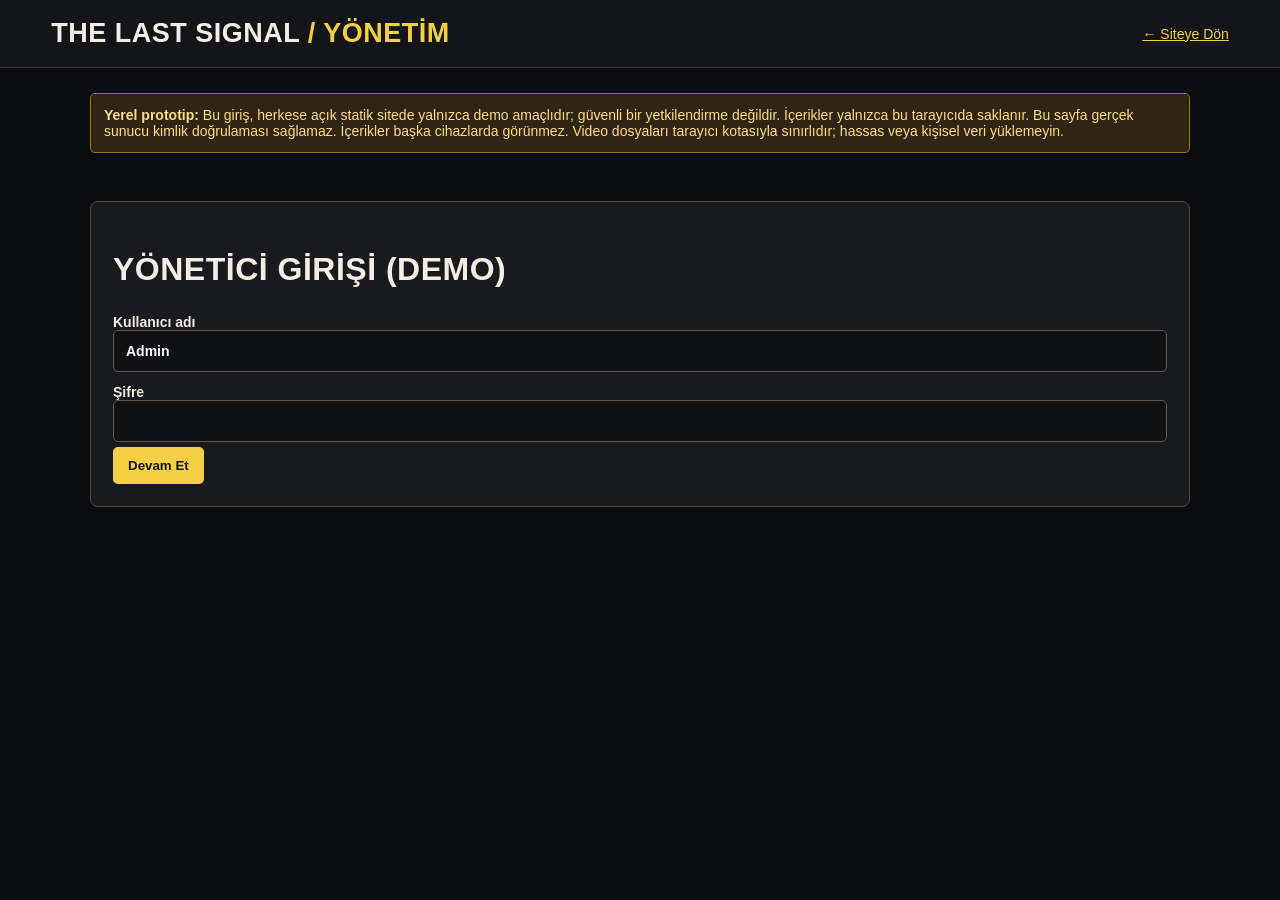
<file: admin.html>
<!doctype html><html lang="tr"><head><meta charset="utf-8"><meta name="viewport" content="width=device-width,initial-scale=1"><title>The Last Signal — Yönetim</title><style>
:root{color-scheme:dark;--bg:#0c0d10;--gold:#f3cf43}*{box-sizing:border-box}body{margin:0;background:var(--bg);color:#f3eee2;font:14px Arial,system-ui,sans-serif}header{border-bottom:1px solid #3a352d;background:#141518;padding:18px 4vw;display:flex;align-items:center;justify-content:space-between;gap:15px;flex-wrap:wrap}h1,h2{font-family:Impact,'Arial Narrow',sans-serif;text-transform:uppercase;letter-spacing:.5px}h1{margin:0;font-size:27px}h2{font-size:32px}main{width:min(1100px,93%);margin:25px auto}nav{display:flex;gap:9px;flex-wrap:wrap}button,.btn{background:var(--gold);border:0;color:#111;padding:11px 15px;border-radius:5px;font-weight:700;cursor:pointer}button.secondary{background:#33343a;color:#fff;border:1px solid #656055}.panel{border:1px solid #51483b;border-radius:8px;padding:22px;background:#191a1e;margin:16px 0}.muted{color:#b2aaa0;line-height:1.5}.warning{border:1px solid #9a7628;background:#2e2514;color:#ffdc88;padding:13px;border-radius:5px}.grid{display:grid;grid-template-columns:1fr 1fr;gap:15px}label{display:block;font-weight:700;margin:12px 0 5px}input,select,textarea{width:100%;background:#101115;border:1px solid #615849;border-radius:5px;color:white;padding:12px;font:inherit}textarea{min-height:90px}.row{display:flex;gap:10px;align-items:center;justify-content:space-between;border-bottom:1px solid #38342d;padding:10px 0}.hidden{display:none!important}.pill{font-size:12px;background:#3e351b;color:#ffe19d;border-radius:15px;padding:5px 10px}.preview{max-width:100%;max-height:220px;border-radius:5px}#message{color:var(--gold);min-height:20px;margin:12px 0}a{color:var(--gold)}@media(max-width:680px){.grid{grid-template-columns:1fr}}</style></head><body><header><h1>THE LAST SIGNAL <span style="color:var(--gold)">/ YÖNETİM</span></h1><a href="./">← Siteye Dön</a></header><main><div class="warning"><b>Yerel prototip:</b> Bu giriş, herkese açık statik sitede yalnızca demo amaçlıdır; güvenli bir yetkilendirme değildir. İçerikler yalnızca bu tarayıcıda saklanır. Bu sayfa gerçek sunucu kimlik doğrulaması sağlamaz. İçerikler başka cihazlarda görünmez. Video dosyaları tarayıcı kotasıyla sınırlıdır; hassas veya kişisel veri yüklemeyin.</div><p id="message" role="status"></p><section id="auth" class="panel"><h2 id="auth-title">Giriş / Kurulum</h2><form id="auth-form"><label>Kullanıcı adı<input id="username" required autocomplete="username"></label><label>Şifre<input id="password" type="password" required minlength="7" autocomplete="current-password"></label><button type="submit">Devam Et</button></form></section><section id="dashboard" class="hidden"><nav><button data-tab="episodes">Bölümler</button><button data-tab="polls" class="secondary">Oylamalar</button><button data-tab="supporters" class="secondary">Destekçiler</button><button data-tab="settings" class="secondary">Ayarlar</button><button id="logout" class="secondary" type="button">Çıkış</button></nav><section id="episodes-panel" class="panel"><h2>YouTube'dan Bölüm İçe Aktar</h2><p class="muted">Bağlantıyı yapıştır; önizlemede başlık ve kapak görüntülensin. Tam açıklama, yayın tarihi ve süre GitHub Actions üzerindeki güvenli YouTube Data API entegrasyonu tarafından alınır. API anahtarını buraya girmeyin.</p><div class="grid"><label>YouTube video bağlantısı<input id="yt-import-url" type="url" value="https://www.youtube.com/shorts/K9Tn53Qlxsk" placeholder="https://www.youtube.com/shorts/..." /></label><label>Bölüm<select id="yt-import-episode"><option value="part-00">Part 00</option><option value="part-01">Part 01</option></select></label></div><div style="display:flex;gap:9px;flex-wrap:wrap;margin:12px 0"><button type="button" id="yt-import-preview">Başlık ve Kapağı Önizle</button><button type="button" id="yt-import-open">Güvenli Tam İçe Aktarmayı Aç ↗</button></div><div id="yt-import-result" class="muted" role="status"></div><p class="muted">İçe aktarma GitHub'da Actions → Import YouTube episode metadata → Run workflow üzerinden çalışır. Önce <code>YOUTUBE_API_KEY</code> adlı repository secret gerekir. İş akışı meta verileri herkese açık <code>youtube-data.js</code> dosyasına kaydeder; anahtarı yayımlamaz. Önizleme tek başına siteyi güncellemez.</p><hr style="border:0;border-top:1px solid #3d392f;margin:24px 0"><h2>Yeni Bölüm Yükle</h2><p class="muted">Instagram paylaşımı gibi: video veya kapak seç, açıklama yaz ve yayınla. Yalnızca bu tarayıcıya kaydeder.</p><form id="episode-form"><div class="grid"><div><label>Bölüm başlığı<input name="title" required placeholder="Örn. Bölüm 05 — Yeni Sinyal"></label><label>Açıklama<textarea name="description" placeholder="Kısa bölüm açıklaması"></textarea></label><label>Bölüm Hikâyesi<textarea name="story" placeholder="Oynatıcıdaki sağ alanda görünecek detaylı hikâye metni"></textarea></label><label>Yayın tarihi<input name="date" type="date"></label><label>Yayın durumu<select name="status"><option value="published">Yayında</option><option value="pending">Anket Bekliyor</option><option value="draft">Taslak</option><option value="winner">Kazanan Yayınlandı</option></select></label><label>Bağlı anket ID (isteğe bağlı)<input name="pollId" placeholder="Oylamalar listesinden kopyalayın"></label></div><div><label>Video dosyası<input name="video" type="file" accept="video/*"></label><label>Kapak görseli<input name="cover" type="file" accept="image/*"></label><label>Video bağlantısı (alternatif)<input name="url" type="url" placeholder="https://..."></label><label>Gelecek bölüm / A seçeneği kapak görseli<input type="file" name="alternativeCoverA" accept="image/*"></label><label>Gelecek bölüm / B seçeneği kapak görseli<input type="file" name="alternativeCoverB" accept="image/*"></label><label>A seçeneği video bağlantısı<input name="alternativeUrlA" type="url"></label><label>B seçeneği video bağlantısı<input name="alternativeUrlB" type="url"></label></div></div><p class="muted">Büyük videolar tarayıcı depolama kotasına takılabilir. Prodüksiyon sürümünde medya sunucu depolamasına taşınacak.</p><button>Yerel Olarak Yayınla</button></form><h2>Yüklenen Bölümler</h2><div id="episode-list"></div></section><section id="polls-panel" class="panel hidden"><h2>Yeni Oylama</h2><form id="poll-form"><label>Soru<input name="question" required placeholder="Deniz kapıyı açmalı mı?"></label><div class="grid"><label>Seçenek A<input name="a" required></label><label>Seçenek B<input name="b" required></label></div><label><input type="checkbox" name="active" checked style="width:auto"> Aktif olarak yayınla</label><label>İlgili bölüm ID<input name="episodeId" placeholder="Bölüm listesindeki ID"></label><button>Oylamayı Kaydet</button></form><h2>Oylamalar</h2><div id="poll-list"></div></section><section id="supporters-panel" class="panel hidden"><h2>Destekçi Ekle</h2><form id="supporter-form"><label>Destekçi ismi / marka adı<input name="name" required></label><label>Logo (isteğe bağlı)<input type="file" name="logo" accept="image/*"></label><label>Web sitesi (isteğe bağlı)<input name="url" type="url"></label><label>Avatar / Kart görseli<input type="file" name="avatar" accept="image/*"></label><label>Sıralama puanı (elle)<input type="number" name="score" min="0" value="0"></label><button>Destekçi Ekle</button></form><h2>Destekçiler</h2><div id="supporter-list"></div></section><section id="settings-panel" class="panel hidden"><h2>Yayın Durumu</h2><p class="muted">Şu an yönetim paneli yalnızca aynı tarayıcıda çalışır. Tüm ziyaretçilere açık içerik yayını için API, medya depolaması ve sunucu tarafında kimlik doğrulama gereklidir.</p><button id="export" type="button">İçerik Verilerini JSON Olarak Dışa Aktar (medya hariç)</button></section></section></main><script src="./content-store.js"></script><script>
(async function(){const d=window.TLS;let session=false,hasAdmin=!!await d.get('settings','admin');const auth=document.getElementById('auth'),dashboard=document.getElementById('dashboard');const msg=s=>document.getElementById('message').textContent=s;document.getElementById('auth-title').textContent='Yönetici Girişi (Demo)';document.getElementById('username').value='Admin';document.getElementById('auth-form').addEventListener('submit',async e=>{e.preventDefault();const user=document.getElementById('username').value.trim(),pass=document.getElementById('password').value;if(!user||!pass)return msg('Kullanıcı adı ve şifre girin.');try{const demoHash='ff4ef6449bd5801ed0f682adc061f39027af420ecdfc39c6fd49f10895b481f3';if(user!=='Admin'||await d.hash(user,pass,'tls-demo-auth-2026')!==demoHash)return msg('Kullanıcı adı veya şifre yanlış.');session=true;auth.classList.add('hidden');dashboard.classList.remove('hidden');await refresh();msg('Demo yönetici oturumu açıldı. Veriler yalnızca bu tarayıcıda tutulur.');}catch(err){msg('Giriş hatası: '+err.message)}});document.getElementById('logout').onclick=()=>{session=false;dashboard.classList.add('hidden');auth.classList.remove('hidden');document.getElementById('password').value='';msg('Çıkış yapıldı.')};document.querySelectorAll('[data-tab]').forEach(b=>b.onclick=()=>{document.querySelectorAll('[id$="-panel"]').forEach(el=>el.classList.add('hidden'));document.getElementById(b.dataset.tab+'-panel').classList.remove('hidden');document.querySelectorAll('[data-tab]').forEach(x=>x.classList.toggle('secondary',x!==b))});async function refresh(){for(const kind of ['episodes','polls','supporters']){const arr=(await d.all(kind)).sort((a,b)=>(b.created||0)-(a.created||0));document.getElementById(kind==='episodes'?'episode-list':kind==='polls'?'poll-list':'supporter-list').innerHTML=arr.length?arr.map(item=>'<div class="row"><div><strong>'+d.esc(item.title||item.question||item.name)+'</strong><div class="muted">'+d.esc(item.description||item.status||'')+' · ID: '+d.esc(item.id)+'</div></div><button class="secondary" data-delete="'+kind+'" data-id="'+d.esc(item.id)+'">Sil</button></div>').join(''):'<p class="muted">Henüz kayıt yok.</p>'}}async function submit(kind,data){if(!session)return;try{await d.put(kind,data);await refresh();msg('Yerel kayıt tamamlandı. Site sayfasını yenileyerek görüntüleyebilirsin.')}catch(e){msg('Kaydedilemedi: '+e.message)}}document.getElementById('episode-form').onsubmit=async e=>{e.preventDefault();const f=new FormData(e.target);const video=f.get('video'),cover=f.get('cover');await submit('episodes',{id:d.id(),title:f.get('title'),description:f.get('description'),story:f.get('story'),date:f.get('date'),url:f.get('url'),video:video?.size?video:null,cover:cover?.size?cover:null,status:f.get('status'),pollId:f.get('pollId'),alternativeCoverA:f.get('alternativeCoverA')?.size?f.get('alternativeCoverA'):null,alternativeCoverB:f.get('alternativeCoverB')?.size?f.get('alternativeCoverB'):null,alternativeUrlA:f.get('alternativeUrlA'),alternativeUrlB:f.get('alternativeUrlB'),created:Date.now()});e.target.reset()};document.getElementById('poll-form').onsubmit=async e=>{e.preventDefault();const f=new FormData(e.target);await submit('polls',{id:d.id(),question:f.get('question'),options:[f.get('a'),f.get('b')],active:!!f.get('active'),episodeId:f.get('episodeId'),counts:[0,0],created:Date.now()});e.target.reset()};document.getElementById('supporter-form').onsubmit=async e=>{e.preventDefault();const f=new FormData(e.target),logo=f.get('logo');await submit('supporters',{id:d.id(),name:f.get('name'),url:f.get('url'),logo:logo?.size?logo:null,avatar:f.get('avatar')?.size?f.get('avatar'):null,score:Number(f.get('score')||0),created:Date.now()});e.target.reset()};document.addEventListener('click',async e=>{const b=e.target.closest('[data-delete]');if(!b||!session)return;if(confirm('Bu kaydı silmek istiyor musun?')){await d.del(b.dataset.delete,b.dataset.id);await refresh()}});document.getElementById('export').onclick=async()=>{const out={episodes:(await d.all('episodes')).map(({video,cover,...rest})=>rest),polls:await d.all('polls'),supporters:(await d.all('supporters')).map(({logo,...rest})=>rest)};const a=document.createElement('a');a.href=URL.createObjectURL(new Blob([JSON.stringify(out,null,2)],{type:'application/json'}));a.download='the-last-signal-local-data.json';a.click();URL.revokeObjectURL(a.href)}})();
</script><script id="tls-release-controls">(async function(){if(!window.TLS)return;const db=window.TLS;const panel=document.querySelector('#polls-panel');if(!panel)return;const box=document.createElement('section');box.innerHTML='<h2>Oylamayı Kapat / Kazananı Yayınla</h2><p class="muted">İlgili anketi kapatıp bağlı bölümün kazanan seçeneğini yayın durumuna alır. Alternatif video bağlantısı varsa kazanan bağlantıya geçilir.</p><label>Oylama seçimi<select id="release-poll"><option value="">Oylama seç</option></select></label><label>Kazanan seçenek<select id="release-winner"><option value="0">Seçenek A</option><option value="1">Seçenek B</option></select></label><button type="button" id="release-apply">Oylamayı Kapat ve Kazananı Yayınla</button>';panel.appendChild(box);async function sync(){const p=await db.all('polls');document.querySelector('#release-poll').innerHTML='<option value="">Oylama seç</option>'+p.map(x=>'<option value="'+db.esc(x.id)+'">'+db.esc(x.question)+'</option>').join('')}document.querySelector('#release-apply').onclick=async()=>{const id=document.querySelector('#release-poll').value,index=Number(document.querySelector('#release-winner').value);if(!id)return alert('Önce bir oylama seç.');const p=await db.get('polls',id);if(!p)return;p.active=false;p.winner=index;await db.put('polls',p);if(p.episodeId){const e=await db.get('episodes',p.episodeId);if(e){e.status='winner';e.winner=index;e.cover=index===0?(e.alternativeCoverA||e.cover):(e.alternativeCoverB||e.cover);e.url=index===0?(e.alternativeUrlA||e.url):(e.alternativeUrlB||e.url);await db.put('episodes',e)}}alert('Oylama kapatıldı; bağlı bölüm kazanan olarak işaretlendi (yalnızca bu tarayıcıda).');await sync()};document.querySelector('[data-tab="polls"]')?.addEventListener('click',sync);await sync()})();</script><script id="tls-youtube-import-admin">(function(){
const repo='https://github.com/lilattah/the-last-signal-preview/actions/workflows/import-youtube.yml';
const url=document.getElementById('yt-import-url'),slot=document.getElementById('yt-import-episode'),out=document.getElementById('yt-import-result');
function id(){try{const u=new URL(url.value.trim());if(!['youtube.com','www.youtube.com','m.youtube.com','youtu.be'].includes(u.hostname))return null;const v=u.hostname==='youtu.be'?u.pathname.slice(1):(u.searchParams.get('v')||u.pathname.split('/').filter(Boolean).pop());return /^[A-Za-z0-9_-]{11}$/.test(v)?v:null}catch{return null}}
document.getElementById('yt-import-preview').onclick=async()=>{const v=id();if(!v){out.textContent='Geçerli bir YouTube Shorts veya video bağlantısı gir.';return;}out.textContent='YouTube başlık ve kapak önizlemesi alınıyor...';try{const res=await fetch('https://www.youtube.com/oembed?url='+encodeURIComponent('https://www.youtube.com/watch?v='+v)+'&format=json');if(!res.ok)throw Error('YouTube önizleme servisi yanıt vermedi');const data=await res.json();out.replaceChildren();const title=document.createElement('strong');title.textContent=data.title||'Başlık bulunamadı';out.append(title);if(data.thumbnail_url){const img=document.createElement('img');img.src=data.thumbnail_url;img.alt='YouTube video kapağı';img.className='preview';img.style.display='block';img.style.margin='12px 0';out.append(img)}const note=document.createElement('p');note.textContent='Tam açıklama, yayın tarihi ve süre güvenli GitHub Actions aktarımından sonra siteye gelir.';out.append(note)}catch(err){out.textContent='Önizleme alınamadı: '+err.message+'. Tam aktarmayı GitHub Actions üzerinden deneyebilirsin.'}};
document.getElementById('yt-import-open').onclick=async()=>{const v=id();if(!v){out.textContent='Önce geçerli bir YouTube bağlantısı gir.';return;}try{await navigator.clipboard.writeText(url.value.trim())}catch{}out.textContent='Bağlantı mümkünse panoya kopyalandı. GitHub Actions sayfasında Run workflow altında video_url alanına yapıştır, episode olarak '+slot.value+' seç ve başlat.';window.open(repo,'_blank','noopener,noreferrer')};
})();</script></body></html>
</file>
<file: site-experience.css>
.tls-ticker-pro{display:flex;align-items:center;overflow:hidden;background:#232225;border:1px solid #413a32;margin:8px 0 12px;height:36px;color:#ddd3bc}.tls-ticker-live{align-self:stretch;display:flex;align-items:center;padding:0 13px;background:var(--gold);color:#111;font-weight:900;font-size:11px;letter-spacing:1px;flex:none}.tls-ticker-mask{flex:1;overflow:hidden;white-space:nowrap}.tls-ticker-text{display:inline-flex;gap:24px;width:max-content;animation:tls-headline-scroll 48s linear infinite;font-family:monospace;font-size:11px;font-weight:700;letter-spacing:.8px}.tls-ticker-pro:hover .tls-ticker-text{animation-play-state:paused}@keyframes tls-headline-scroll{to{transform:translateX(-50%)}}.tls-live-stats{margin:8px 0 16px;padding:12px 17px;border:1px solid #403a32;border-radius:5px;background:#171719}.tls-live-stat{display:grid;grid-template-columns:220px 1fr 105px;gap:12px;align-items:center;margin:6px 0;font:700 11px monospace;letter-spacing:.5px}.tls-live-stat strong{color:var(--gold)}.tls-result-track{height:12px;border-radius:2px;background:#514b43;overflow:hidden;display:flex}.tls-result-track span{height:100%;transition:width 600ms}.tls-result-one{background:#f3cf43}.tls-result-two{background:#eadbb5}.tls-collection{margin:38px 0}.tls-collection-top{display:flex;justify-content:space-between;align-items:flex-end;margin-bottom:18px}.tls-collection h2,.tls-wanted h2{font-size:clamp(36px,5vw,66px)}.tls-parts-grid{display:grid;grid-template-columns:repeat(5,minmax(0,1fr));gap:13px}.tls-part-card{background:#19191b;border:1px solid #51463e;border-radius:7px;position:relative;overflow:hidden;min-height:310px;transition:transform .25s,border-color .25s}.tls-part-card:hover{transform:translateY(-6px);border-color:var(--gold)}.tls-part-image{width:100%;height:310px;object-fit:cover;display:block;filter:contrast(1.04)}.tls-part-overlay{position:absolute;inset:0;background:linear-gradient(180deg,transparent 15%,#0a0c0e33 40%,#09090bed 100%);display:flex;flex-direction:column;justify-content:flex-end;padding:12px}.tls-part-index{font:900 clamp(56px,6vw,94px) Impact,sans-serif;color:var(--gold);line-height:.8}.tls-part-title{font:900 clamp(20px,2vw,28px) Impact,sans-serif;text-transform:uppercase;color:#f5efe4;margin:8px 0 10px;line-height:1.05}.tls-part-badge{font:700 10px monospace;letter-spacing:.6px;color:var(--gold);border:1px solid var(--gold);background:#0a0b0eea;padding:9px;text-align:center;border-radius:2px}.tls-part-badge.pending{color:#e4dbcd;border-color:#a69c8d}.tls-part-badge.live{background:var(--gold);color:#111}.tls-wanted{margin:34px 0}.tls-wanted-layout{display:grid;grid-template-columns:1fr 1fr;gap:16px}.tls-board,.tls-vote-record{background:#19191b;border:1px solid #51463e;border-radius:6px;padding:18px}.tls-founder-top{display:grid;grid-template-columns:repeat(3,1fr);gap:10px}.tls-founder-card{position:relative;background:#e7dfcb;color:#241d1a;padding:12px 8px;border:3px solid #a98d49;border-radius:4px;transform:rotate(-1deg);text-align:center;min-height:200px}.tls-founder-card:nth-child(2){transform:rotate(2deg);border-color:#aaa}.tls-founder-card:nth-child(3){transform:rotate(-2deg);border-color:#a46b3e}.tls-founder-card .wanted-label{font:900 17px Impact,sans-serif;letter-spacing:1px}.tls-founder-card img{display:block;width:100%;aspect-ratio:1;object-fit:cover;margin:8px auto}.tls-founder-card .avatar-fallback{height:115px;display:flex;justify-content:center;align-items:center;background:#282a2e;color:#f3cf43;font:900 40px Impact}.tls-founder-card strong{font:800 12px monospace}.tls-founder-small{display:flex;gap:6px;flex-wrap:wrap;margin-top:15px}.tls-founder-small span{border:1px solid #595044;border-radius:3px;padding:8px;font:12px monospace}.tls-record-row{display:grid;grid-template-columns:65px 1fr 85px;align-items:center;gap:12px;padding:12px 0;border-bottom:1px solid #393530;font:12px monospace}.tls-record-row .tls-result-track{height:13px}.tls-record-row b{color:var(--gold);text-align:right}.tls-collection-note{font-size:12px;color:#9f978a}.tls-featured-video{width:100%;max-height:240px;background:#07080a;margin-top:8px}@media(max-width:970px){.tls-parts-grid{grid-template-columns:repeat(3,1fr)}.tls-wanted-layout{grid-template-columns:1fr}}@media(max-width:600px){.tls-parts-grid{grid-template-columns:repeat(2,minmax(0,1fr))}.tls-part-card,.tls-part-image{min-height:250px;height:250px}.tls-live-stat{grid-template-columns:110px 1fr 55px;font-size:9px;gap:6px}.tls-founder-top{grid-template-columns:repeat(3,minmax(0,1fr))}.tls-founder-card{padding:5px 3px;min-height:150px}.tls-founder-card .wanted-label{font-size:12px}.tls-founder-card .avatar-fallback{height:90px}.tls-founder-card strong{font-size:9px}.tls-record-row{grid-template-columns:47px 1fr 50px;gap:7px;font-size:10px}}@media(prefers-reduced-motion:reduce){.tls-ticker-text{animation:none}}
/* Part 02 live voting — restrained cinematic pulse */
.tls-part-badge.tls-poll-pulse{position:relative;isolation:isolate;animation:tlsLiveGlow 2.4s ease-in-out infinite}
.tls-part-badge.tls-poll-pulse::before{content:"";display:inline-block;width:7px;height:7px;background:#15150d;border-radius:50%;margin-right:8px;vertical-align:middle;box-shadow:0 0 0 0 rgba(17,17,17,.5);animation:tlsLiveDot 2.4s ease-out infinite}
@keyframes tlsLiveGlow{0%,100%{box-shadow:0 0 0 0 rgba(243,207,67,0);filter:brightness(1)}50%{box-shadow:0 0 0 4px rgba(243,207,67,.22),0 0 25px rgba(243,207,67,.45);filter:brightness(1.1)}}
@keyframes tlsLiveDot{0%{box-shadow:0 0 0 0 rgba(17,17,17,.45)}65%{box-shadow:0 0 0 6px rgba(17,17,17,0)}100%{box-shadow:0 0 0 0 rgba(17,17,17,0)}}
@media(prefers-reduced-motion:reduce){.tls-part-badge.tls-poll-pulse,.tls-part-badge.tls-poll-pulse::before{animation:none}}
</file>
<file: episode-experience.css>
/* Tall chapter tiles and accessible cinematic video overlay */
#episodes .grid.three{display:grid;grid-template-columns:repeat(5,minmax(0,1fr));gap:13px}
#episodes .grid.three>.card{min-height:430px;position:relative;cursor:pointer;background:#151519;overflow:hidden;transition:transform .26s,border-color .26s}
#episodes .grid.three>.card:hover{transform:translateY(-5px);border-color:var(--gold)}
#episodes .grid.three>.card>.art{height:430px;min-height:430px;object-fit:cover;display:block;width:100%;filter:brightness(.77)}
#episodes .grid.three>.card>.cardbody{position:absolute;inset:0;padding:16px;display:flex;flex-direction:column;align-items:flex-start;justify-content:flex-end;background:linear-gradient(0deg,rgba(6,7,10,.95) 0%,rgba(6,7,10,.15) 65%,transparent)}
#episodes .grid.three>.card>.cardbody small{font:900 clamp(52px,5.7vw,86px)/.85 Impact,sans-serif;color:var(--gold);margin-bottom:12px}
#episodes .grid.three>.card>.cardbody h3{font-size:clamp(19px,2vw,27px);margin-bottom:10px}
#episodes .grid.three>.card>.cardbody p{display:none}
#episodes .grid.three>.card>.cardbody button{width:100%;background:var(--gold);color:#0d0e11;text-align:center;pointer-events:none}
body.tls-modal-open{overflow:hidden}
#tls-episode-modal{position:fixed;inset:0;z-index:10000;background:rgba(5,7,10,.70);backdrop-filter:blur(18px);-webkit-backdrop-filter:blur(18px);display:flex;align-items:center;justify-content:center;padding:22px}
#tls-episode-modal[hidden]{display:none!important}
.tls-modal-inner{width:min(1280px,100%);max-height:min(94vh,950px);position:relative;border:1px solid #60573f;border-radius:10px;background:linear-gradient(125deg,#151720,#0e1014);box-shadow:0 24px 85px #000a;overflow:auto;padding:24px}
.tls-modal-close{position:absolute;right:15px;top:12px;z-index:3;background:var(--gold);color:#111;border:0;border-radius:50%;font-size:23px;width:42px;height:42px;cursor:pointer}
.tls-modal-top{display:flex;gap:14px;align-items:center;margin:0 40px 16px 0}
.tls-modal-top strong{color:var(--gold);letter-spacing:1px;font:800 12px monospace}
.tls-modal-results{flex:1;min-width:100px;display:flex;height:13px;overflow:hidden;border-radius:3px;background:#484541}
.tls-modal-results i{height:100%;display:block;transition:width 1.3s ease}
.tls-modal-results i:first-child{background:var(--gold)}.tls-modal-results i:last-child{background:#dbd3be}
.tls-modal-layout{display:grid;grid-template-columns:minmax(0,1fr) minmax(220px,370px) minmax(0,1fr);gap:25px;align-items:center}
.tls-modal-side{padding:10px 0}.tls-modal-side h2{font-size:clamp(30px,3.7vw,54px)}.tls-modal-side p{font-size:14px;line-height:1.75;color:#c5c1b8}.tls-modal-left small{color:var(--gold);font-weight:800}
.tls-modal-frame{aspect-ratio:9/16;width:100%;max-height:70vh;border:1px solid #595043;background:#050608;border-radius:8px;overflow:hidden;position:relative}
.tls-modal-frame video,.tls-modal-frame img,.tls-modal-frame iframe{display:block;width:100%;height:100%;object-fit:cover;border:0}
.tls-modal-frame .tls-video-placeholder{position:absolute;inset:0;display:flex;align-items:end;padding:20px;background:linear-gradient(0deg,#000c,transparent 55%);color:#f2cd4b}
.tls-modal-frame .tls-video-placeholder button{border:1px solid var(--gold);background:var(--gold);padding:9px;color:#111;cursor:pointer;font-weight:700}
@media(max-width:1050px){#episodes .grid.three{grid-template-columns:repeat(3,minmax(0,1fr))}.tls-modal-layout{grid-template-columns:1fr 280px 1fr;gap:14px}}
@media(max-width:760px){#episodes .grid.three{grid-template-columns:repeat(2,minmax(0,1fr))}.tls-modal-layout{grid-template-columns:1fr}.tls-modal-frame{max-width:340px;margin:auto}.tls-modal-inner{max-height:96vh;padding:16px}.tls-modal-side{padding:0}.tls-modal-top{flex-wrap:wrap}.tls-modal-results{flex-basis:100%}}
@media(max-width:460px){#episodes .grid.three>.card,#episodes .grid.three>.card>.art{height:340px;min-height:340px}.tls-modal-inner{padding:12px}}
@media(prefers-reduced-motion:reduce){.tls-modal-results i{transition:none}}
</file>
<file: archive-lab-modal-updates.css>
/* Unified portrait art-cards for Archive, Signal Lab and clue board */
#archive .grid.four,#lab .grid.four,#lab .grid.three{display:grid;grid-template-columns:repeat(5,minmax(0,1fr));gap:13px}
#archive .grid.four>.card,#lab .grid.four>.card,#lab .grid.three>.card{position:relative;min-height:420px;overflow:hidden;cursor:pointer;transition:transform .3s,border-color .3s}
#archive .grid.four>.card:hover,#lab .grid.four>.card:hover,#lab .grid.three>.card:hover{transform:translateY(-5px);border-color:var(--gold)}
#archive .grid.four>.card>.art,#lab .grid.four>.card>.art,#lab .grid.three>.card>.art{height:420px;min-height:420px;width:100%;object-fit:cover;filter:brightness(.82)}
#archive .grid.four>.card>.cardbody,#lab .grid.four>.card>.cardbody,#lab .grid.three>.card>.cardbody{position:absolute;inset:0;padding:15px;display:flex;flex-direction:column;justify-content:flex-end;background:linear-gradient(0deg,#080a0cf5 0%,#080a0c55 52%,transparent 95%)}
#archive .grid.four>.card>.cardbody small,#lab .grid.four>.card>.cardbody small,#lab .grid.three>.card>.cardbody small{font-size:11px;color:var(--gold);letter-spacing:1px}
#archive .grid.four>.card>.cardbody h3,#lab .grid.four>.card>.cardbody h3,#lab .grid.three>.card>.cardbody h3{font-size:clamp(20px,2vw,29px);margin:7px 0 13px;line-height:1.07}
#archive .grid.four>.card>.cardbody p,#lab .grid.four>.card>.cardbody p,#lab .grid.three>.card>.cardbody p{display:none}
#archive .grid.four>.card>.cardbody button,#lab .grid.four>.card>.cardbody button,#lab .grid.three>.card>.cardbody button{width:100%;text-align:center}
@media(max-width:1100px){#archive .grid.four,#lab .grid.four,#lab .grid.three{grid-template-columns:repeat(3,minmax(0,1fr))}}
@media(max-width:650px){#archive .grid.four,#lab .grid.four,#lab .grid.three{grid-template-columns:repeat(2,minmax(0,1fr))}#archive .grid.four>.card,#lab .grid.four>.card,#lab .grid.three>.card,#archive .grid.four>.card>.art,#lab .grid.four>.card>.art,#lab .grid.three>.card>.art{min-height:330px;height:330px}}
/* Cinematic episode overlay; preserve native hidden semantics and close transition */
#tls-episode-modal:not([hidden]){opacity:0;background:rgba(5,7,10,.12);backdrop-filter:blur(0);-webkit-backdrop-filter:blur(0);transition:opacity .5s ease,background .5s ease,backdrop-filter .5s ease,-webkit-backdrop-filter .5s ease}
#tls-episode-modal:not([hidden]).is-open{opacity:1;background:rgba(5,7,10,.65);backdrop-filter:blur(17px);-webkit-backdrop-filter:blur(17px)}
#tls-episode-modal .tls-modal-inner{transform:translateY(32px) scale(.96);opacity:0;transition:transform .56s cubic-bezier(.2,.8,.2,1),opacity .45s ease}
#tls-episode-modal.is-open .tls-modal-inner{transform:none;opacity:1}
#tls-episode-modal .tls-modal-results i{width:0;transition:width 1.4s cubic-bezier(.25,.8,.2,1)}
#tls-episode-modal .tls-modal-results .tls-poll-winner{animation:tls-victory-glow 1.65s ease-in-out infinite}
#tls-episode-modal .tls-poll-score .tls-poll-winner{animation:tls-victory-text 1.3s ease-in-out infinite}
@keyframes tls-victory-glow{50%{filter:brightness(1.4) drop-shadow(0 0 8px var(--gold))}}
@keyframes tls-victory-text{50%{color:#fff3a1;text-shadow:0 0 14px var(--gold);opacity:.62}}
@media(prefers-reduced-motion:reduce){#tls-episode-modal:not([hidden]),#tls-episode-modal .tls-modal-inner,#tls-episode-modal .tls-modal-results i{transition:none!important}#tls-episode-modal .tls-poll-winner{animation:none!important}}
</file>
<file: visual-polish-v4.css>
/* Unified premium gold hover, applied to all episode and story cards */
.tls-part-badge,.tls-part-card button,#episodes .cardbody button,#archive .cardbody button,#lab .cardbody button{transition:transform .32s cubic-bezier(.2,.8,.2,1),background-color .32s,color .32s,box-shadow .32s,border-color .32s!important}
.tls-part-card:hover .tls-part-badge,#episodes .card:hover .cardbody button,#archive .card:hover .cardbody button,#lab .card:hover .cardbody button{background:#ffe16d!important;color:#08090c!important;border-color:#fff0ab!important;box-shadow:0 0 0 1px #f3cf43,0 0 25px #f3cf4380,0 7px 26px #0008!important;transform:translateY(-3px)!important}
.tls-part-card:focus-visible .tls-part-badge,#episodes .card:focus-visible .cardbody button{box-shadow:0 0 0 2px white,0 0 24px #f3cf43}
#tls-episode-modal:not([hidden]).is-open{background:rgba(5,7,10,.43)!important;backdrop-filter:blur(11px)!important;-webkit-backdrop-filter:blur(11px)!important}
#tls-episode-modal .tls-modal-inner{background:linear-gradient(120deg,rgba(20,22,28,.91),rgba(12,14,19,.89))!important;backdrop-filter:blur(6px)}
@media(prefers-reduced-motion:reduce){.tls-part-badge,#episodes .cardbody button,#archive .cardbody button,#lab .cardbody button{transition:none!important}}
</file>
<file: episode-card-hover-v6.css>
/* Every episode tile must visibly behave like a clickable card. */
#home .tls-part-card,#episodes .grid.three>.card{cursor:pointer!important;position:relative;outline-offset:4px;transition:transform .3s ease,box-shadow .3s ease,border-color .3s ease,filter .3s ease!important}
#home .tls-part-card:hover,#home .tls-part-card:focus-visible,#episodes .grid.three>.card:hover,#episodes .grid.three>.card:focus-visible{cursor:pointer!important;transform:translateY(-8px) scale(1.015)!important;border-color:#f3cf43!important;box-shadow:0 0 0 1px #f3cf43,0 16px 42px #000b,0 0 22px #f3cf434a!important}
#home .tls-part-card img,#episodes .grid.three>.card img{pointer-events:none;transition:filter .3s,transform .5s}
#home .tls-part-card:hover img,#episodes .grid.three>.card:hover img{transform:scale(1.045);filter:brightness(.9)!important}
#home .tls-part-card *,#episodes .grid.three>.card *{cursor:pointer}
#home .tls-part-card:hover .tls-part-badge,#episodes .grid.three>.card:hover button{background:#ffe36c!important;box-shadow:0 0 26px #f3cf4388!important;transform:translateY(-3px)}
@media(prefers-reduced-motion:reduce){#home .tls-part-card,#episodes .grid.three>.card{transition:none!important}}
</file>
<file: episode-audio-v7.css>
#tls-episode-modal .tls-modal-frame{position:relative}
#tls-episode-modal .tls-enable-audio{position:absolute;bottom:14px;left:50%;transform:translateX(-50%);z-index:5;background:#f3cf43;color:#121214;border:1px solid #ffdf68;border-radius:6px;padding:12px 14px;font-weight:900;font-size:12px;white-space:nowrap;cursor:pointer;box-shadow:0 6px 20px #000a;transition:transform .2s,box-shadow .2s}
#tls-episode-modal .tls-enable-audio:hover{transform:translateX(-50%) translateY(-3px);box-shadow:0 0 23px #f3cf4399}
</file>
<file: episode-slider-v8.css>
#tls-episode-modal .tls-enable-audio{display:none!important}
#tls-episode-modal .tls-slide-arrow{position:fixed;top:50%;z-index:10006;transform:translateY(-50%);height:68px;width:48px;border:1px solid #f3cf43b5;border-radius:10px;background:rgba(14,15,20,.83);color:#f3cf43;font:500 52px/1 Arial,sans-serif;cursor:pointer;box-shadow:0 5px 20px #0009;transition:background .2s,transform .2s,opacity .2s}
#tls-episode-modal .tls-slide-prev{left:max(8px,calc((100vw - 1420px)/2))}
#tls-episode-modal .tls-slide-next{right:max(8px,calc((100vw - 1420px)/2))}
#tls-episode-modal .tls-slide-arrow:not(:disabled):hover{background:#f3cf43;color:#121214;transform:translateY(-50%) scale(1.07)}
#tls-episode-modal .tls-slide-arrow:disabled{opacity:.24;cursor:default}
@media(max-width:800px){#tls-episode-modal .tls-slide-arrow{width:31px;height:54px;font-size:35px;top:54%}#tls-episode-modal .tls-slide-prev{left:0}#tls-episode-modal .tls-slide-next{right:0}}
</file>
<file: archive-supporter-cards-v2.css>
/* Shared cinematic archive supporter card — homepage and supporter page */
.tls-supporter-stage{position:relative;width:min(100%,380px);aspect-ratio:3/4;perspective:900px;overflow:visible;isolation:isolate}
.tls-supporter-visual{position:absolute;inset:0;display:block;overflow:hidden;border:2px solid #f3cf43;border-radius:11px;background:#0b0d13;text-decoration:none;color:#f1ede6;cursor:pointer;box-shadow:0 4px 20px #0008;transform-origin:center center;transition:transform .35s cubic-bezier(.2,.8,.25,1),box-shadow .35s,border-color .35s}
.tls-supporter-visual img{width:100%;height:100%;display:block;object-fit:cover;object-position:center;transition:transform .5s ease,filter .35s}
.tls-supporter-overlay{position:absolute;inset:0;display:flex;flex-direction:column;justify-content:space-between;padding:clamp(15px,2vw,23px);background:linear-gradient(180deg,#06080e91 0%,transparent 26%,transparent 45%,#05060ce9 100%);pointer-events:none}
.tls-supporter-eyebrow{color:#f3cf43;font:800 12px/1.4 Arial,sans-serif;letter-spacing:.07em}
.tls-supporter-bottom{display:flex;flex-direction:column;gap:8px}
.tls-supporter-bottom strong{color:#f4eee5;font:900 clamp(36px,4vw,59px)/.98 Impact,'Arial Narrow',sans-serif;letter-spacing:.01em;text-transform:uppercase}
.tls-supporter-bottom small{color:#f3cf43;font:700 17px/1.3 Arial,sans-serif}
.tls-supporter-visual:hover,.tls-supporter-visual:focus-visible{transform:translateY(-7px) scale(1.015);border-color:#ffe47d;box-shadow:0 20px 38px #000a,0 0 0 1px #f3cf43,0 0 25px #f3cf4366}
.tls-supporter-visual:hover img,.tls-supporter-visual:focus-visible img{transform:scale(1.045);filter:brightness(1.08)}
.tls-supporter-visual:focus-visible{outline:2px solid white;outline-offset:4px}
/* Future multi-supporter carousel. The lone featured card remains static. */
.tls-supporter-stage:has(.tls-supporter-slide:nth-child(2)){overflow:hidden}
.tls-supporter-slide:not(.is-current){visibility:hidden;pointer-events:none;opacity:0}
.tls-supporter-stage.has-multiple .tls-supporter-slide{transition:transform .65s cubic-bezier(.22,.73,.22,1),opacity .65s ease,visibility .65s}
.tls-supporter-stage.has-multiple .tls-supporter-slide.is-exiting{transform:translateY(-100%) scale(.95);opacity:0;visibility:visible}
.tls-supporter-stage.has-multiple .tls-supporter-slide.is-entering{transform:translateY(100%) scale(.95);opacity:0;visibility:visible}
@media(prefers-reduced-motion:reduce){.tls-supporter-visual,.tls-supporter-visual img,.tls-supporter-slide{transition:none!important;animation:none!important}}
@media(max-width:650px){.tls-supporter-stage{width:min(100%,380px);margin-inline:auto}.tls-supporter-bottom strong{font-size:clamp(35px,10vw,56px)}}
</file>
<file: episode-polish-v5.css>
/* Transparent cinematic lightbox and episode vote states */
#tls-episode-modal:not([hidden]){background:rgba(3,5,10,.23)!important;backdrop-filter:blur(8px)!important;-webkit-backdrop-filter:blur(8px)!important}
#tls-episode-modal .tls-modal-inner{background:linear-gradient(125deg,rgba(17,20,28,.83),rgba(9,12,17,.79))!important;backdrop-filter:blur(8px);-webkit-backdrop-filter:blur(8px)}
.tls-modal-top .tls-modal-results{overflow:hidden}
.tls-modal-top .tls-modal-results i{transition:width 1.25s cubic-bezier(.2,.85,.28,1)!important}
.tls-poll-status{white-space:nowrap;letter-spacing:.5px;color:#f3cf43;font-size:12px}
.tls-join-live-poll{display:inline-flex;justify-content:center;align-items:center;background:#f3cf43;color:#101015;border:1px solid #ffe581;padding:13px 19px;border-radius:5px;font-weight:900;text-decoration:none;margin-top:18px;transition:transform .25s,box-shadow .25s,background .25s}
.tls-join-live-poll:hover{transform:translateY(-3px);background:#ffdf58;box-shadow:0 0 25px #f3cf4377}
@media(max-width:700px){.tls-modal-top{flex-wrap:wrap}.tls-poll-status{font-size:10px}}
@media(prefers-reduced-motion:reduce){.tls-modal-top .tls-modal-results i{transition:none!important}}
</file>
